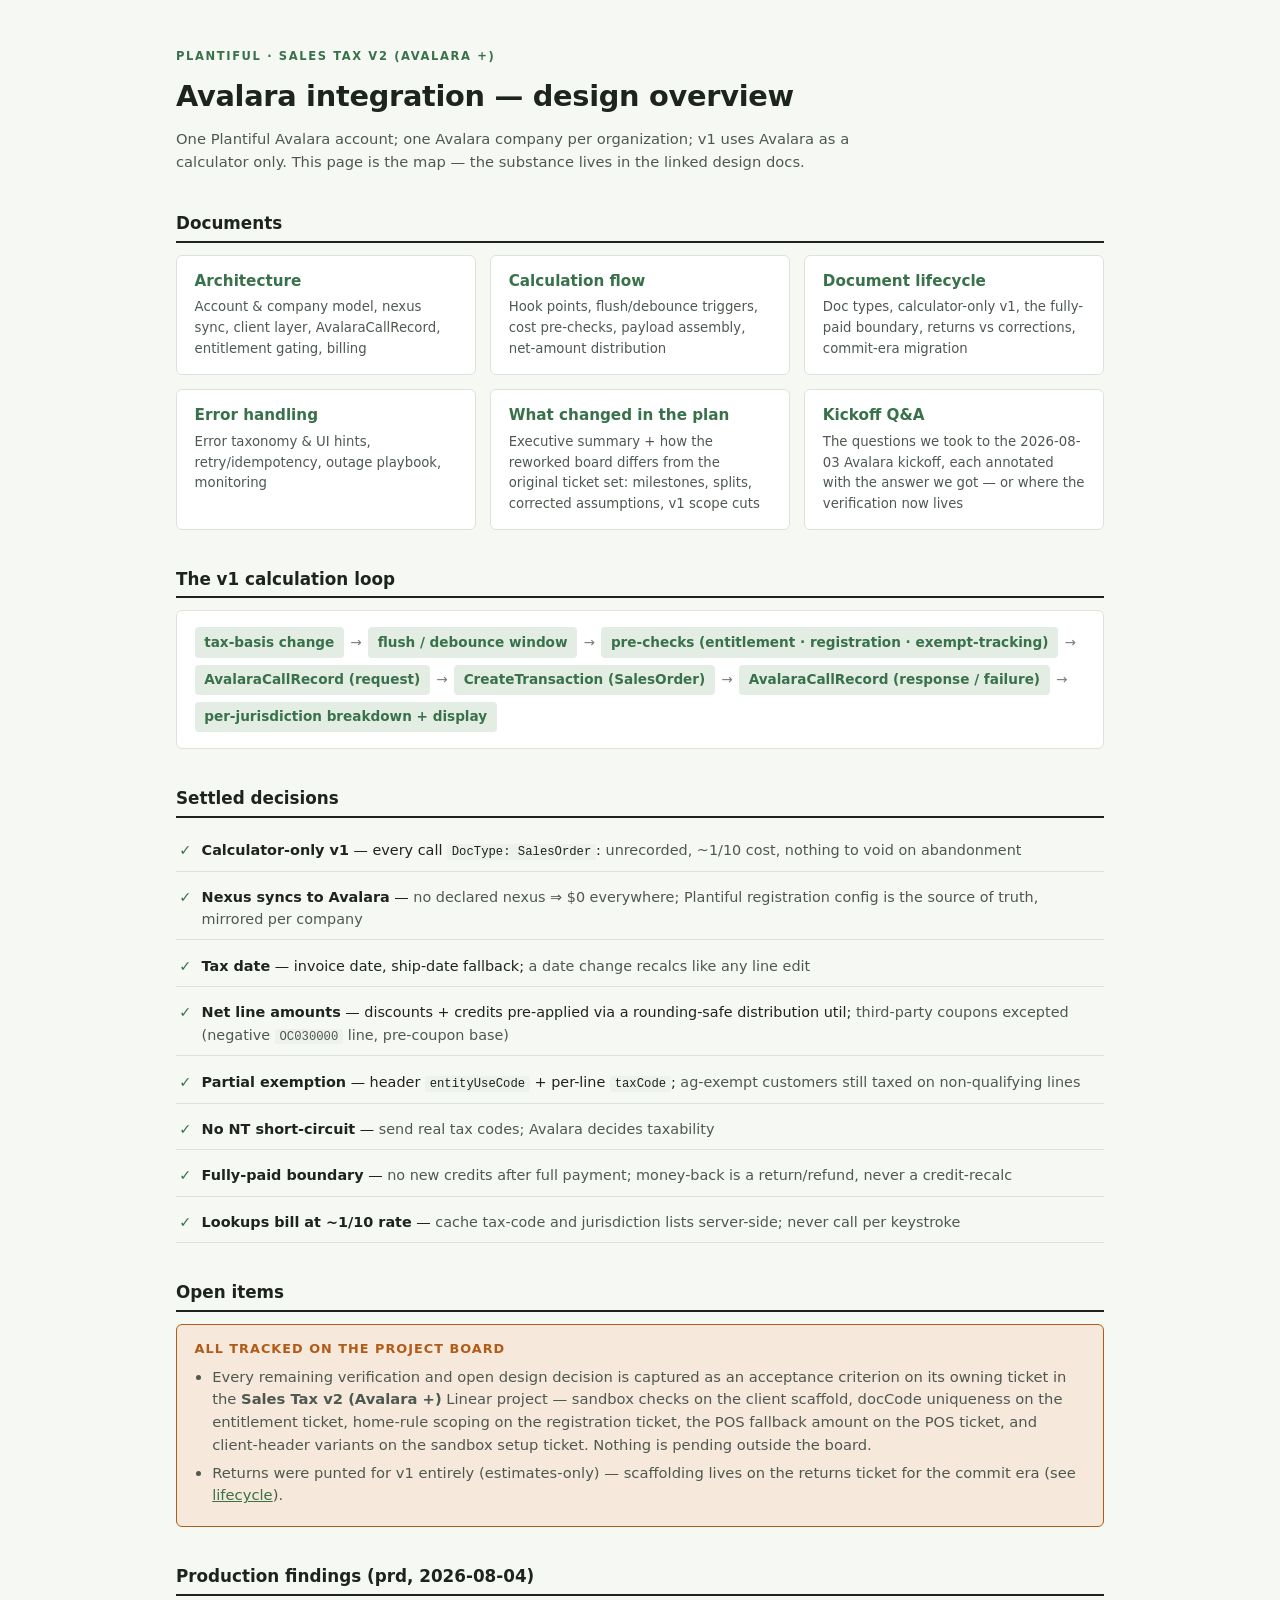
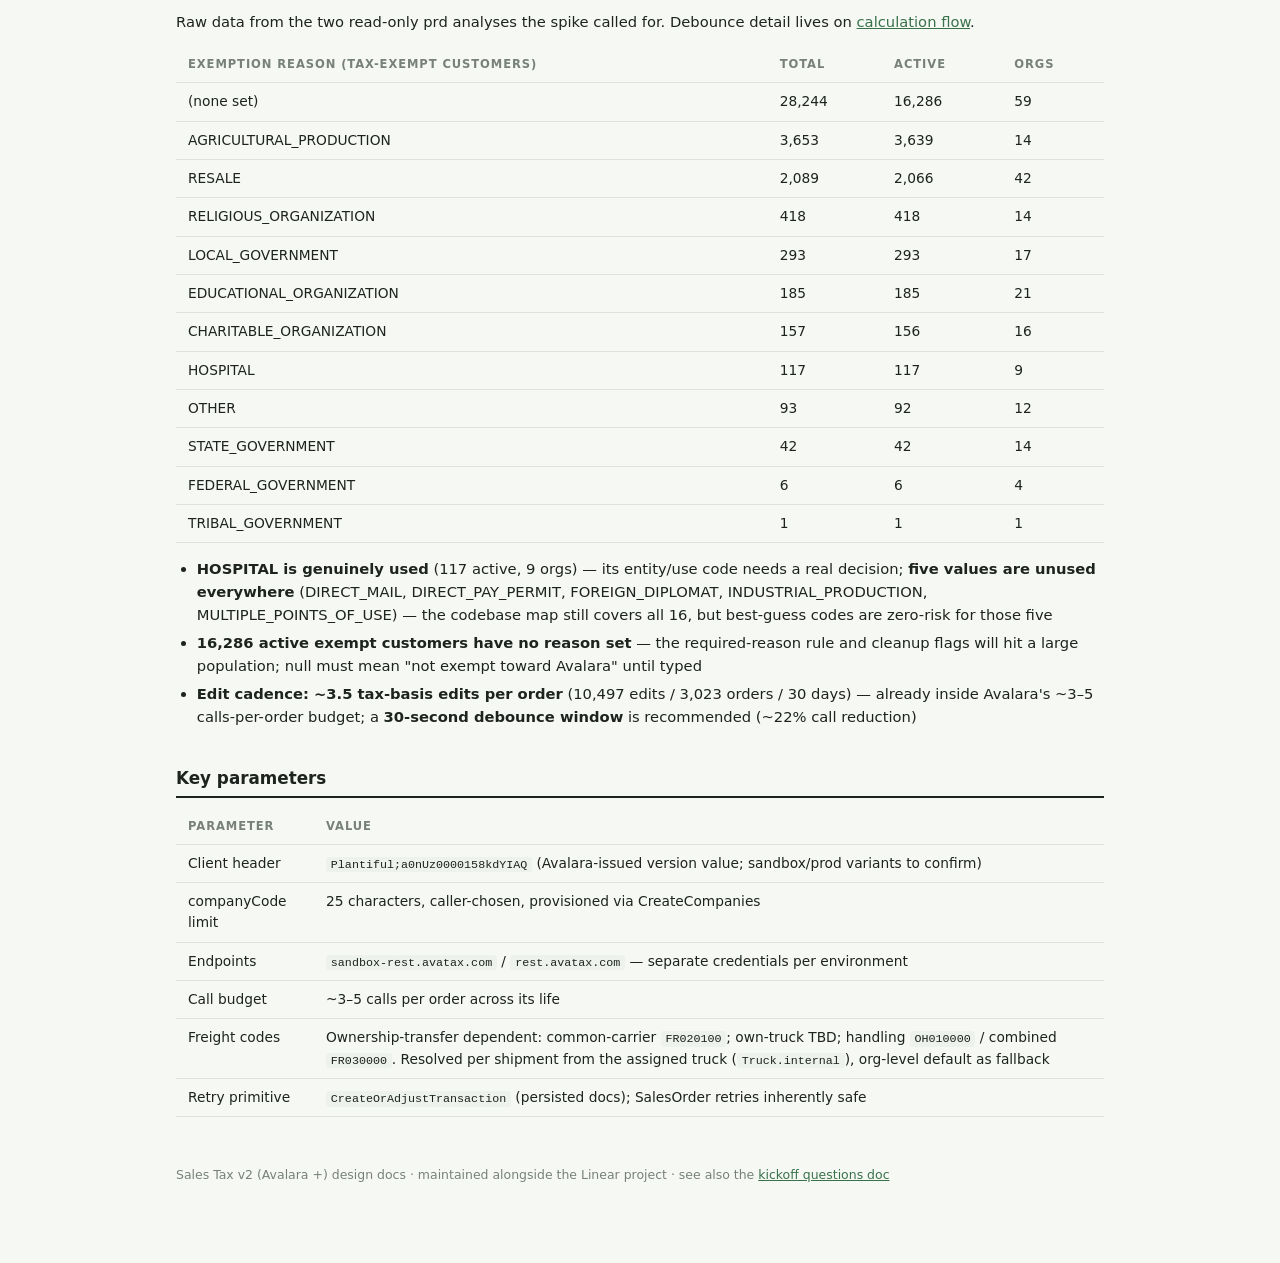
<file: avalara-design/index.html>
<!doctype html>
<html lang="en">
  <head>
    <meta charset="utf-8" />
    <meta name="viewport" content="width=device-width, initial-scale=1" />
    <title>Avalara Sales Tax — Design Overview</title>
    <link rel="stylesheet" href="./style.css" />
  </head>
  <body>
    <div class="wrap">
      <p class="eyebrow">Plantiful · Sales Tax v2 (Avalara +)</p>
      <h1>Avalara integration — design overview</h1>
      <p class="standfirst">
        One Plantiful Avalara account; one Avalara company per organization; v1 uses Avalara as a calculator
        only. This page is the map — the substance lives in the linked design docs.
      </p>

      <h2>Documents</h2>
      <div class="docs">
        <a class="doc-card" href="./architecture.html">
          <p class="t">Architecture</p>
          <p class="d">
            Account &amp; company model, nexus sync, client layer, AvalaraCallRecord, entitlement gating,
            billing
          </p>
        </a>
        <a class="doc-card" href="./calculation-flow.html">
          <p class="t">Calculation flow</p>
          <p class="d">
            Hook points, flush/debounce triggers, cost pre-checks, payload assembly, net-amount distribution
          </p>
        </a>
        <a class="doc-card" href="./lifecycle.html">
          <p class="t">Document lifecycle</p>
          <p class="d">
            Doc types, calculator-only v1, the fully-paid boundary, returns vs corrections, commit-era
            migration
          </p>
        </a>
        <a class="doc-card" href="./error-handling.html">
          <p class="t">Error handling</p>
          <p class="d">Error taxonomy &amp; UI hints, retry/idempotency, outage playbook, monitoring</p>
        </a>
        <a class="doc-card" href="./plan-changes.html">
          <p class="t">What changed in the plan</p>
          <p class="d">
            Executive summary + how the reworked board differs from the original ticket set: milestones,
            splits, corrected assumptions, v1 scope cuts
          </p>
        </a>
        <a class="doc-card" href="../avalara-questions.html">
          <p class="t">Kickoff Q&amp;A</p>
          <p class="d">
            The questions we took to the 2026-08-03 Avalara kickoff, each annotated with the answer we got —
            or where the verification now lives
          </p>
        </a>
      </div>

      <h2>The v1 calculation loop</h2>
      <div class="flow">
        <span class="step">tax-basis change</span><span class="arr">→</span>
        <span class="step">flush / debounce window</span><span class="arr">→</span>
        <span class="step">pre-checks (entitlement · registration · exempt-tracking)</span
        ><span class="arr">→</span> <span class="step">AvalaraCallRecord (request)</span
        ><span class="arr">→</span> <span class="step">CreateTransaction (SalesOrder)</span
        ><span class="arr">→</span> <span class="step">AvalaraCallRecord (response / failure)</span
        ><span class="arr">→</span>
        <span class="step">per-jurisdiction breakdown + display</span>
      </div>

      <h2>Settled decisions</h2>
      <ul class="decisions">
        <li>
          <strong>Calculator-only v1</strong> — every call <code>DocType: SalesOrder</code>:
          <span class="why">unrecorded, ~1/10 cost, nothing to void on abandonment</span>
        </li>
        <li>
          <strong>Nexus syncs to Avalara</strong> —
          <span class="why"
            >no declared nexus ⇒ $0 everywhere; Plantiful registration config is the source of truth, mirrored
            per company</span
          >
        </li>
        <li>
          <strong>Tax date</strong> — invoice date, ship-date fallback;
          <span class="why">a date change recalcs like any line edit</span>
        </li>
        <li>
          <strong>Net line amounts</strong> — discounts + credits pre-applied via a rounding-safe distribution
          util;
          <span class="why"
            >third-party coupons excepted (negative <code>OC030000</code> line, pre-coupon base)</span
          >
        </li>
        <li>
          <strong>Partial exemption</strong> — header <code>entityUseCode</code> + per-line
          <code>taxCode</code>;
          <span class="why">ag-exempt customers still taxed on non-qualifying lines</span>
        </li>
        <li>
          <strong>No NT short-circuit</strong> —
          <span class="why">send real tax codes; Avalara decides taxability</span>
        </li>
        <li>
          <strong>Fully-paid boundary</strong> —
          <span class="why"
            >no new credits after full payment; money-back is a return/refund, never a credit-recalc</span
          >
        </li>
        <li>
          <strong>Lookups bill at ~1/10 rate</strong> —
          <span class="why">cache tax-code and jurisdiction lists server-side; never call per keystroke</span>
        </li>
      </ul>

      <h2>Open items</h2>
      <div class="pending">
        <p class="t">All tracked on the project board</p>
        <ul>
          <li>
            Every remaining verification and open design decision is captured as an acceptance criterion on
            its owning ticket in the <strong>Sales Tax v2 (Avalara +)</strong> Linear project — sandbox
            checks on the client scaffold, docCode uniqueness on the entitlement ticket, home-rule scoping
            on the registration ticket, the POS fallback amount on the POS ticket, and client-header
            variants on the sandbox setup ticket. Nothing is pending outside the board.
          </li>
          <li>
            Returns were punted for v1 entirely (estimates-only) — scaffolding lives on the returns ticket
            for the commit era (see <a href="./lifecycle.html">lifecycle</a>).
          </li>
        </ul>
      </div>

      <h2>Production findings (prd, 2026-08-04)</h2>
      <p>
        Raw data from the two read-only prd analyses the spike called for. Debounce detail lives on
        <a href="./calculation-flow.html">calculation flow</a>.
      </p>
      <div class="scroll">
        <table>
          <tr>
            <th>Exemption reason (tax-exempt customers)</th>
            <th>Total</th>
            <th>Active</th>
            <th>Orgs</th>
          </tr>
          <tr>
            <td>(none set)</td>
            <td>28,244</td>
            <td>16,286</td>
            <td>59</td>
          </tr>
          <tr>
            <td>AGRICULTURAL_PRODUCTION</td>
            <td>3,653</td>
            <td>3,639</td>
            <td>14</td>
          </tr>
          <tr>
            <td>RESALE</td>
            <td>2,089</td>
            <td>2,066</td>
            <td>42</td>
          </tr>
          <tr>
            <td>RELIGIOUS_ORGANIZATION</td>
            <td>418</td>
            <td>418</td>
            <td>14</td>
          </tr>
          <tr>
            <td>LOCAL_GOVERNMENT</td>
            <td>293</td>
            <td>293</td>
            <td>17</td>
          </tr>
          <tr>
            <td>EDUCATIONAL_ORGANIZATION</td>
            <td>185</td>
            <td>185</td>
            <td>21</td>
          </tr>
          <tr>
            <td>CHARITABLE_ORGANIZATION</td>
            <td>157</td>
            <td>156</td>
            <td>16</td>
          </tr>
          <tr>
            <td>HOSPITAL</td>
            <td>117</td>
            <td>117</td>
            <td>9</td>
          </tr>
          <tr>
            <td>OTHER</td>
            <td>93</td>
            <td>92</td>
            <td>12</td>
          </tr>
          <tr>
            <td>STATE_GOVERNMENT</td>
            <td>42</td>
            <td>42</td>
            <td>14</td>
          </tr>
          <tr>
            <td>FEDERAL_GOVERNMENT</td>
            <td>6</td>
            <td>6</td>
            <td>4</td>
          </tr>
          <tr>
            <td>TRIBAL_GOVERNMENT</td>
            <td>1</td>
            <td>1</td>
            <td>1</td>
          </tr>
        </table>
      </div>
      <ul>
        <li>
          <strong>HOSPITAL is genuinely used</strong> (117 active, 9 orgs) — its entity/use code needs a
          real decision; <strong>five values are unused everywhere</strong> (DIRECT_MAIL, DIRECT_PAY_PERMIT,
          FOREIGN_DIPLOMAT, INDUSTRIAL_PRODUCTION, MULTIPLE_POINTS_OF_USE) — the codebase map still covers
          all 16, but best-guess codes are zero-risk for those five
        </li>
        <li>
          <strong>16,286 active exempt customers have no reason set</strong> — the required-reason rule and
          cleanup flags will hit a large population; null must mean "not exempt toward Avalara" until typed
        </li>
        <li>
          <strong>Edit cadence: ~3.5 tax-basis edits per order</strong> (10,497 edits / 3,023 orders /
          30 days) — already inside Avalara's ~3–5 calls-per-order budget; a
          <strong>30-second debounce window</strong> is recommended (~22% call reduction)
        </li>
      </ul>

      <h2>Key parameters</h2>
      <div class="scroll">
        <table>
          <tr>
            <th>Parameter</th>
            <th>Value</th>
          </tr>
          <tr>
            <td>Client header</td>
            <td>
              <code>Plantiful;a0nUz0000158kdYIAQ</code> (Avalara-issued version value; sandbox/prod variants
              to confirm)
            </td>
          </tr>
          <tr>
            <td>companyCode limit</td>
            <td>25 characters, caller-chosen, provisioned via CreateCompanies</td>
          </tr>
          <tr>
            <td>Endpoints</td>
            <td>
              <code>sandbox-rest.avatax.com</code> / <code>rest.avatax.com</code> — separate credentials per
              environment
            </td>
          </tr>
          <tr>
            <td>Call budget</td>
            <td>~3–5 calls per order across its life</td>
          </tr>
          <tr>
            <td>Freight codes</td>
            <td>
              Ownership-transfer dependent: common-carrier <code>FR020100</code>; own-truck TBD; handling
              <code>OH010000</code> / combined <code>FR030000</code>. Resolved per shipment from the
              assigned truck (<code>Truck.internal</code>), org-level default as fallback
            </td>
          </tr>
          <tr>
            <td>Retry primitive</td>
            <td>
              <code>CreateOrAdjustTransaction</code> (persisted docs); SalesOrder retries inherently safe
            </td>
          </tr>
        </table>
      </div>

      <footer>
        Sales Tax v2 (Avalara +) design docs · maintained alongside the Linear project · see also the
        <a href="../avalara-questions.html">kickoff questions doc</a>
      </footer>
    </div>
  </body>
</html>
</file>
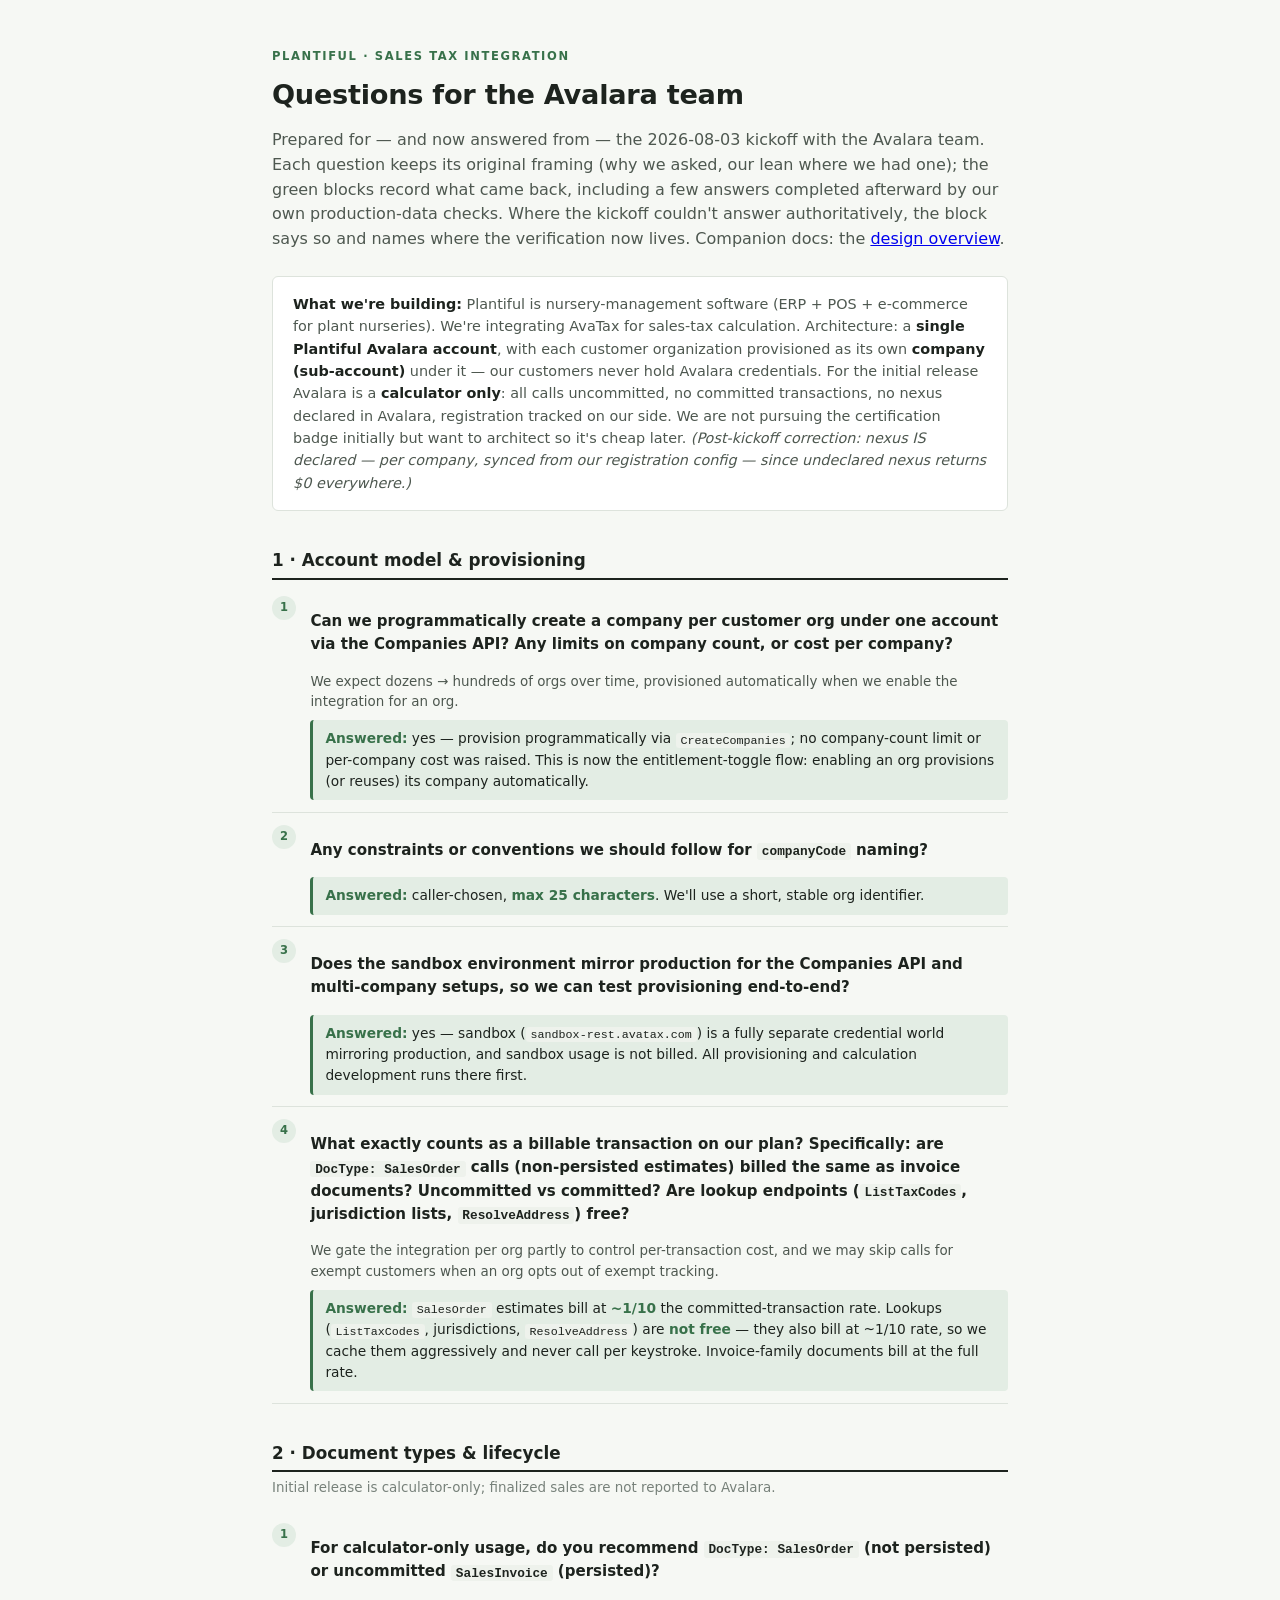
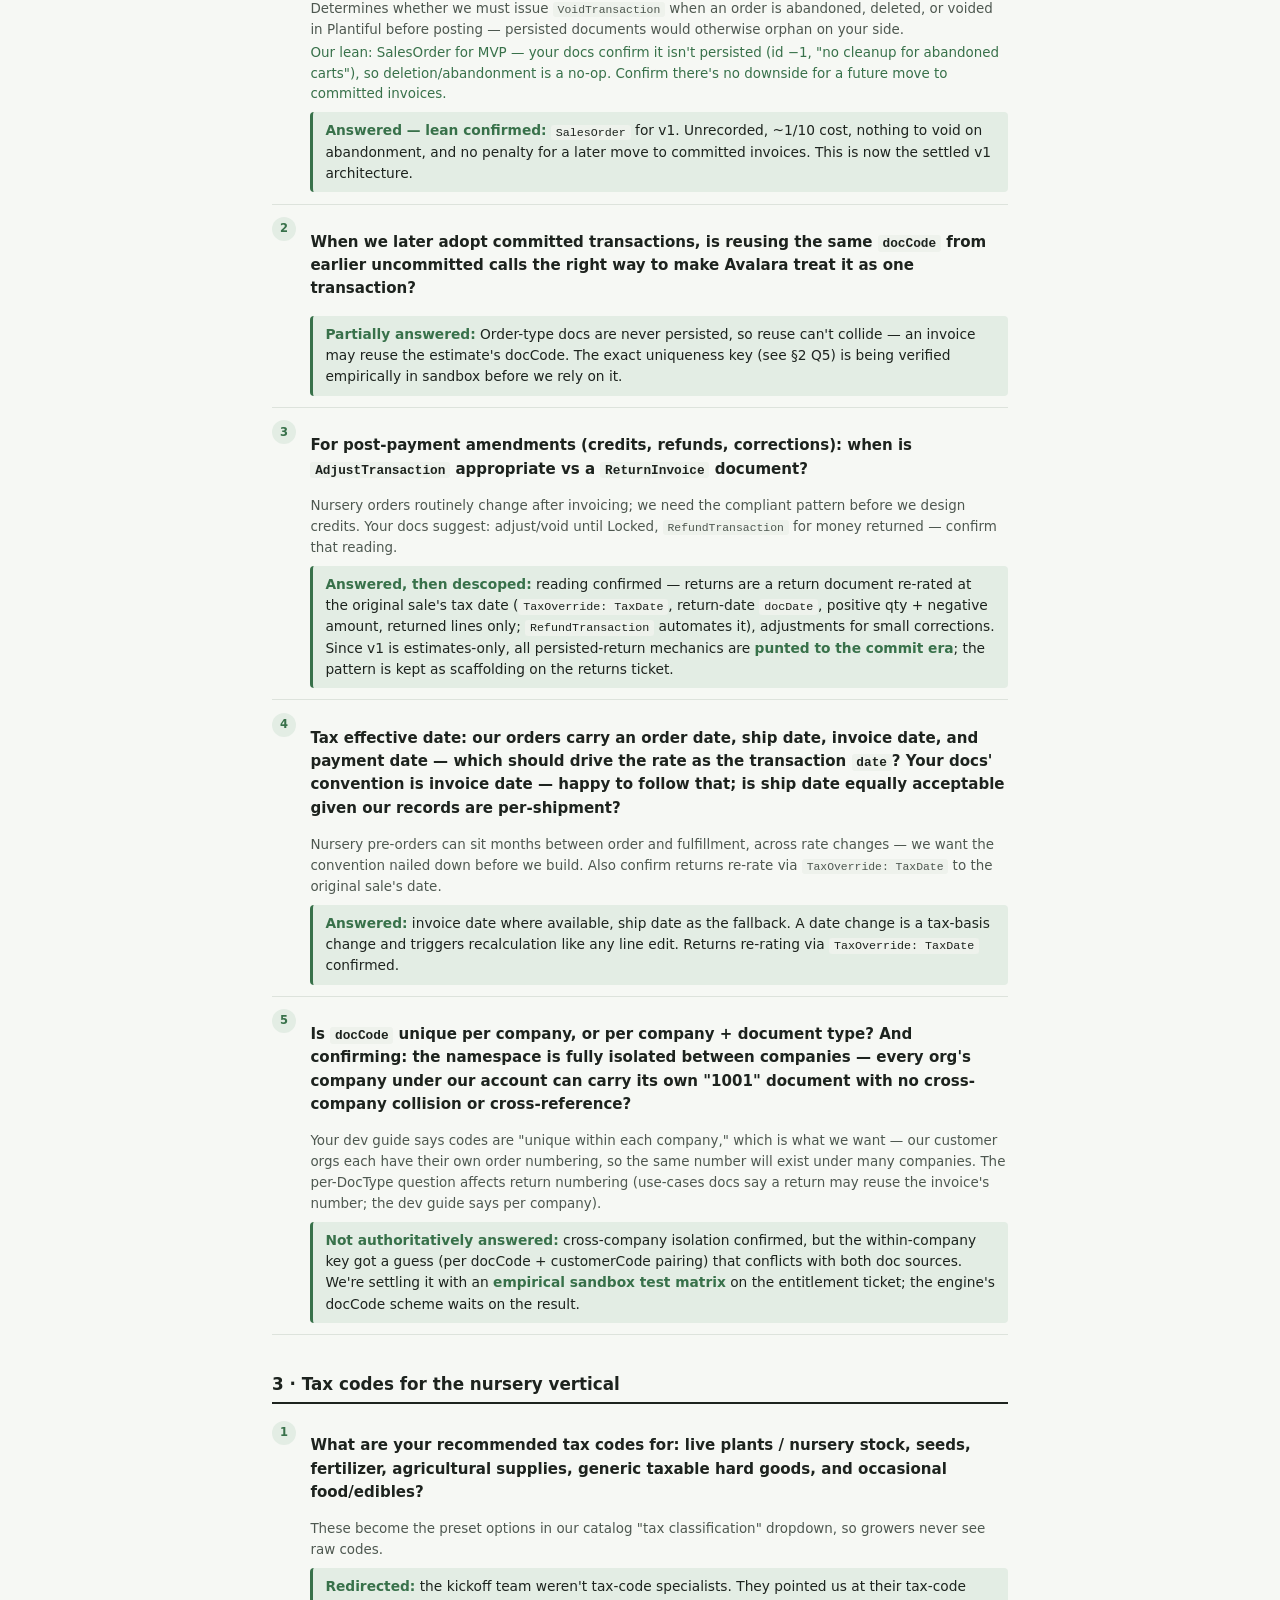
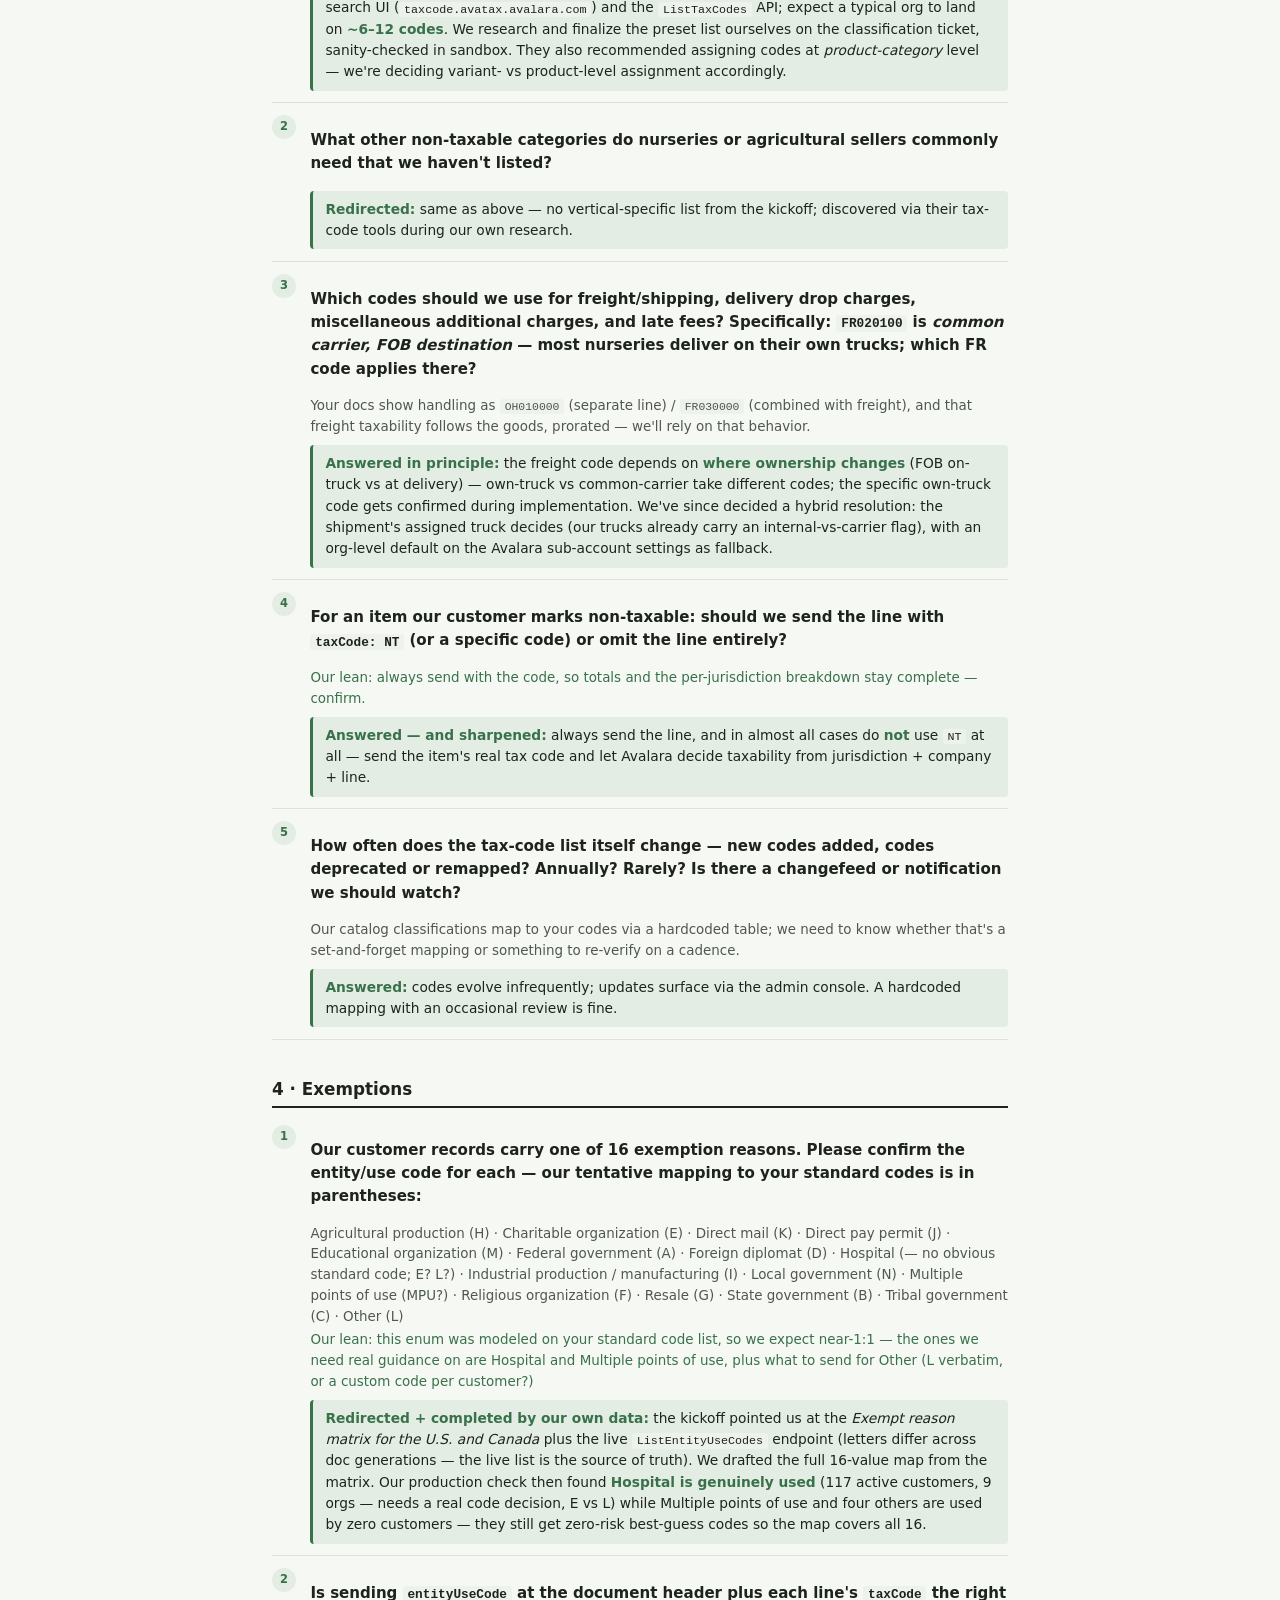
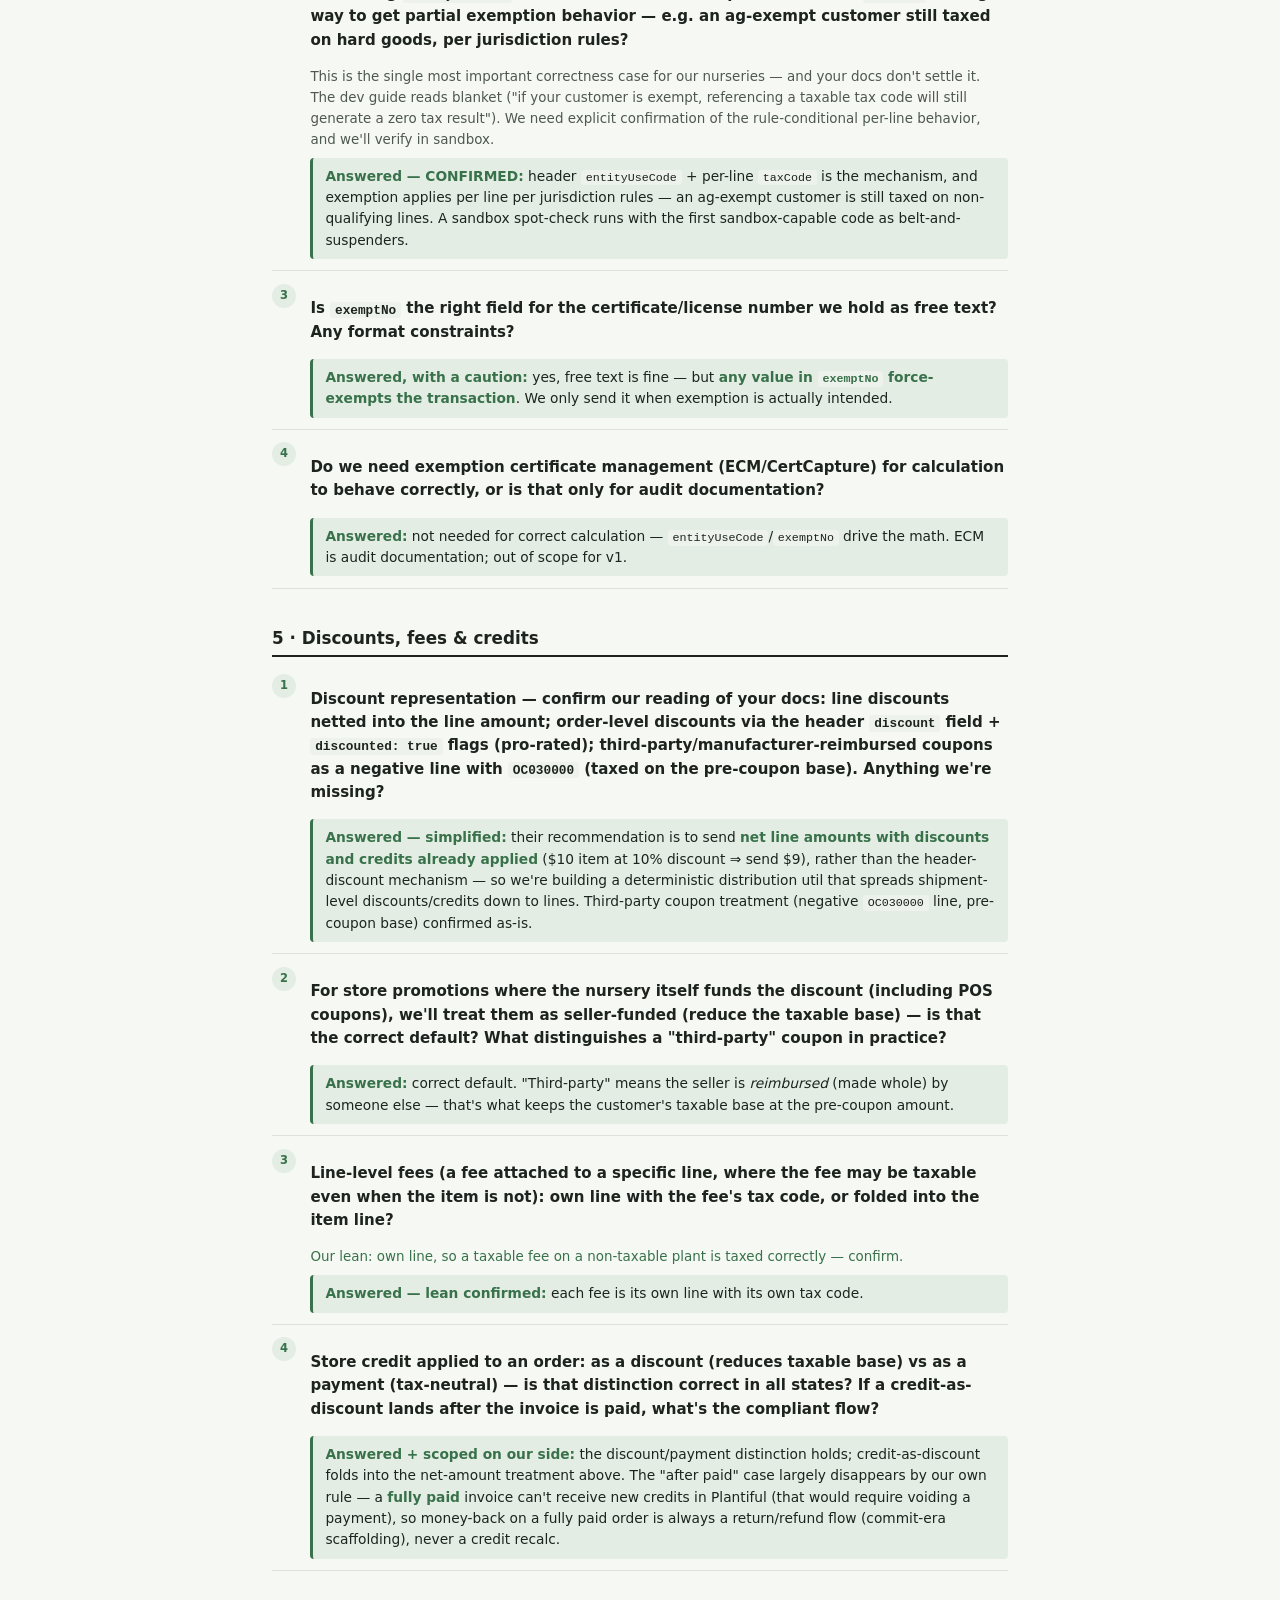
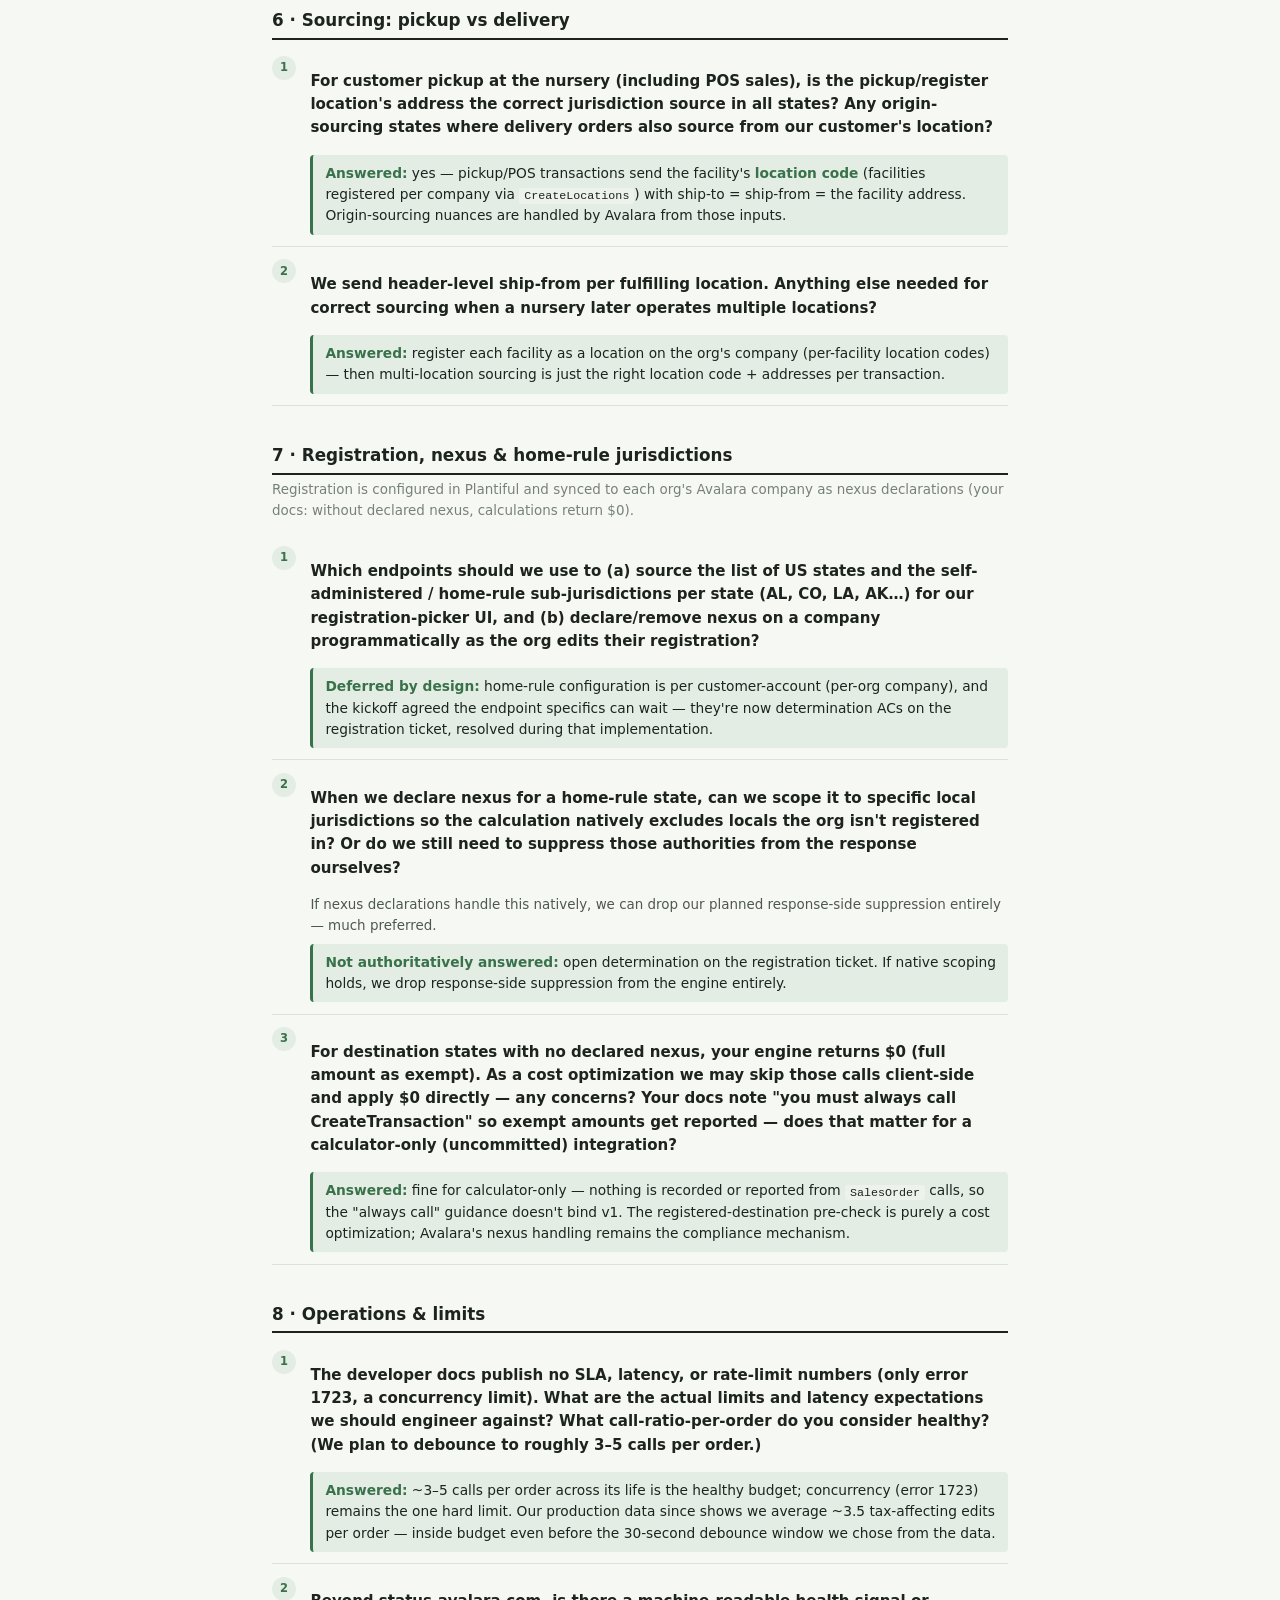
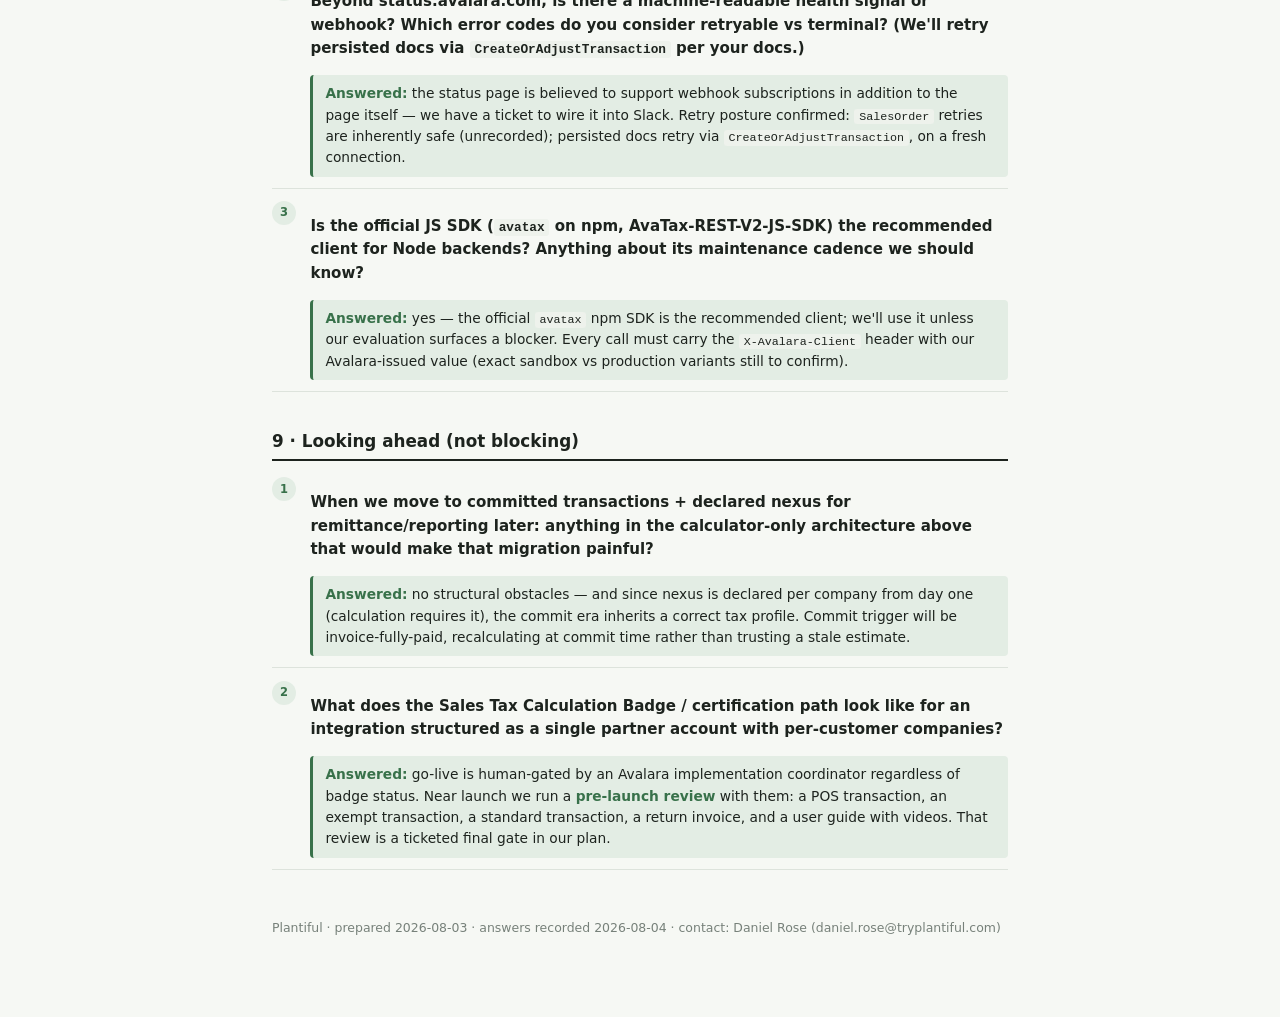
<file: avalara-questions.html>
<!doctype html>
<html lang="en">
<head>
<meta charset="utf-8">
<meta name="viewport" content="width=device-width, initial-scale=1">
<title>Plantiful × Avalara — Integration Questions</title>
<style>
  :root {
    --ground: #f6f8f4;
    --panel: #ffffff;
    --ink: #1d231e;
    --ink-soft: #4e5850;
    --ink-faint: #77817a;
    --line: #dde3dc;
    --accent: #38714a;
    --accent-soft: #e3ede4;
    --mono-bg: #eef2ec;
  }
  @media (prefers-color-scheme: dark) {
    :root {
      --ground: #141815; --panel: #1b211c; --ink: #e4eae2; --ink-soft: #a8b2a9;
      --ink-faint: #79847b; --line: #2c352d; --accent: #6fae83; --accent-soft: #23331f; --mono-bg: #232b24;
    }
  }
  :root[data-theme="dark"] {
    --ground: #141815; --panel: #1b211c; --ink: #e4eae2; --ink-soft: #a8b2a9;
    --ink-faint: #79847b; --line: #2c352d; --accent: #6fae83; --accent-soft: #23331f; --mono-bg: #232b24;
  }
  :root[data-theme="light"] {
    --ground: #f6f8f4; --panel: #ffffff; --ink: #1d231e; --ink-soft: #4e5850;
    --ink-faint: #77817a; --line: #dde3dc; --accent: #38714a; --accent-soft: #e3ede4; --mono-bg: #eef2ec;
  }
  body {
    background: var(--ground); color: var(--ink);
    font-family: "Avenir Next", "Segoe UI", system-ui, sans-serif;
    line-height: 1.55; margin: 0; padding: 3rem 1.25rem 5rem;
  }
  .wrap { max-width: 46rem; margin: 0 auto; }
  .eyebrow {
    text-transform: uppercase; letter-spacing: 0.14em; font-size: 0.72rem;
    font-weight: 600; color: var(--accent); margin: 0 0 0.5rem;
  }
  h1 { font-size: 1.7rem; font-weight: 700; letter-spacing: -0.01em; margin: 0 0 0.75rem; text-wrap: balance; }
  .standfirst { color: var(--ink-soft); margin: 0 0 0.75rem; }
  .context {
    background: var(--panel); border: 1px solid var(--line); border-radius: 6px;
    padding: 1rem 1.25rem; margin: 1.5rem 0 2.25rem; font-size: 0.9rem; color: var(--ink-soft);
  }
  .context strong { color: var(--ink); }
  h2 {
    font-size: 1.05rem; font-weight: 700; margin: 2.25rem 0 0.25rem;
    border-bottom: 2px solid var(--ink); padding-bottom: 0.3rem;
  }
  .sec-note { font-size: 0.84rem; color: var(--ink-faint); margin: 0.35rem 0 0.75rem; }
  ol.qs { margin: 0; padding: 0; list-style: none; counter-reset: q; }
  ol.qs > li {
    counter-increment: q; position: relative;
    padding: 0.7rem 0 0.7rem 2.4rem; border-bottom: 1px solid var(--line);
  }
  ol.qs > li::before {
    content: counter(q);
    position: absolute; left: 0; top: 0.78rem;
    width: 1.5rem; height: 1.5rem; border-radius: 50%;
    background: var(--accent-soft); color: var(--accent);
    font-size: 0.72rem; font-weight: 700;
    display: flex; align-items: center; justify-content: center;
  }
  .q { font-weight: 600; font-size: 0.94rem; }
  .why { font-size: 0.84rem; color: var(--ink-soft); margin: 0.15rem 0 0; }
  .lean { font-size: 0.84rem; color: var(--accent); margin: 0.15rem 0 0; font-weight: 500; }
  .ans {
    font-size: 0.86rem; margin: 0.45rem 0 0; padding: 0.5rem 0.75rem;
    background: var(--accent-soft); border-left: 3px solid var(--accent); border-radius: 4px;
  }
  .ans strong { color: var(--accent); }
  code {
    font-family: "SF Mono", ui-monospace, Menlo, monospace; font-size: 0.85em;
    background: var(--mono-bg); padding: 0.05rem 0.3rem; border-radius: 3px;
  }
  footer { margin-top: 3rem; font-size: 0.78rem; color: var(--ink-faint); }
</style>
</head>
<body>

<div class="wrap">
  <p class="eyebrow">Plantiful · Sales Tax Integration</p>
  <h1>Questions for the Avalara team</h1>
  <p class="standfirst">Prepared for — and now answered from — the 2026-08-03 kickoff with the Avalara team. Each question keeps its original framing (why we asked, our lean where we had one); the green blocks record what came back, including a few answers completed afterward by our own production-data checks. Where the kickoff couldn't answer authoritatively, the block says so and names where the verification now lives. Companion docs: the <a href="./avalara-design/index.html">design overview</a>.</p>

  <div class="context">
    <strong>What we're building:</strong> Plantiful is nursery-management software (ERP + POS + e-commerce for plant nurseries). We're integrating AvaTax for sales-tax calculation. Architecture: a <strong>single Plantiful Avalara account</strong>, with each customer organization provisioned as its own <strong>company (sub-account)</strong> under it — our customers never hold Avalara credentials. For the initial release Avalara is a <strong>calculator only</strong>: all calls uncommitted, no committed transactions, no nexus declared in Avalara, registration tracked on our side. We are not pursuing the certification badge initially but want to architect so it's cheap later. <em>(Post-kickoff correction: nexus IS declared — per company, synced from our registration config — since undeclared nexus returns $0 everywhere.)</em>
  </div>

  <h2>1 · Account model & provisioning</h2>
  <ol class="qs">
    <li>
      <p class="q">Can we programmatically create a company per customer org under one account via the Companies API? Any limits on company count, or cost per company?</p>
      <p class="why">We expect dozens → hundreds of orgs over time, provisioned automatically when we enable the integration for an org.</p>
      <p class="ans"><strong>Answered:</strong> yes — provision programmatically via <code>CreateCompanies</code>; no company-count limit or per-company cost was raised. This is now the entitlement-toggle flow: enabling an org provisions (or reuses) its company automatically.</p>
    </li>
    <li>
      <p class="q">Any constraints or conventions we should follow for <code>companyCode</code> naming?</p>
      <p class="ans"><strong>Answered:</strong> caller-chosen, <strong>max 25 characters</strong>. We'll use a short, stable org identifier.</p>
    </li>
    <li>
      <p class="q">Does the sandbox environment mirror production for the Companies API and multi-company setups, so we can test provisioning end-to-end?</p>
      <p class="ans"><strong>Answered:</strong> yes — sandbox (<code>sandbox-rest.avatax.com</code>) is a fully separate credential world mirroring production, and sandbox usage is not billed. All provisioning and calculation development runs there first.</p>
    </li>
    <li>
      <p class="q">What exactly counts as a billable transaction on our plan? Specifically: are <code>DocType: SalesOrder</code> calls (non-persisted estimates) billed the same as invoice documents? Uncommitted vs committed? Are lookup endpoints (<code>ListTaxCodes</code>, jurisdiction lists, <code>ResolveAddress</code>) free?</p>
      <p class="why">We gate the integration per org partly to control per-transaction cost, and we may skip calls for exempt customers when an org opts out of exempt tracking.</p>
      <p class="ans"><strong>Answered:</strong> <code>SalesOrder</code> estimates bill at <strong>~1/10</strong> the committed-transaction rate. Lookups (<code>ListTaxCodes</code>, jurisdictions, <code>ResolveAddress</code>) are <strong>not free</strong> — they also bill at ~1/10 rate, so we cache them aggressively and never call per keystroke. Invoice-family documents bill at the full rate.</p>
    </li>
  </ol>

  <h2>2 · Document types & lifecycle</h2>
  <p class="sec-note">Initial release is calculator-only; finalized sales are not reported to Avalara.</p>
  <ol class="qs">
    <li>
      <p class="q">For calculator-only usage, do you recommend <code>DocType: SalesOrder</code> (not persisted) or uncommitted <code>SalesInvoice</code> (persisted)?</p>
      <p class="why">Determines whether we must issue <code>VoidTransaction</code> when an order is abandoned, deleted, or voided in Plantiful before posting — persisted documents would otherwise orphan on your side.</p>
      <p class="lean">Our lean: SalesOrder for MVP — your docs confirm it isn't persisted (id −1, "no cleanup for abandoned carts"), so deletion/abandonment is a no-op. Confirm there's no downside for a future move to committed invoices.</p>
      <p class="ans"><strong>Answered — lean confirmed:</strong> <code>SalesOrder</code> for v1. Unrecorded, ~1/10 cost, nothing to void on abandonment, and no penalty for a later move to committed invoices. This is now the settled v1 architecture.</p>
    </li>
    <li>
      <p class="q">When we later adopt committed transactions, is reusing the same <code>docCode</code> from earlier uncommitted calls the right way to make Avalara treat it as one transaction?</p>
      <p class="ans"><strong>Partially answered:</strong> Order-type docs are never persisted, so reuse can't collide — an invoice may reuse the estimate's docCode. The exact uniqueness key (see §2 Q5) is being verified empirically in sandbox before we rely on it.</p>
    </li>
    <li>
      <p class="q">For post-payment amendments (credits, refunds, corrections): when is <code>AdjustTransaction</code> appropriate vs a <code>ReturnInvoice</code> document?</p>
      <p class="why">Nursery orders routinely change after invoicing; we need the compliant pattern before we design credits. Your docs suggest: adjust/void until Locked, <code>RefundTransaction</code> for money returned — confirm that reading.</p>
      <p class="ans"><strong>Answered, then descoped:</strong> reading confirmed — returns are a return document re-rated at the original sale's tax date (<code>TaxOverride: TaxDate</code>, return-date <code>docDate</code>, positive qty + negative amount, returned lines only; <code>RefundTransaction</code> automates it), adjustments for small corrections. Since v1 is estimates-only, all persisted-return mechanics are <strong>punted to the commit era</strong>; the pattern is kept as scaffolding on the returns ticket.</p>
    </li>
    <li>
      <p class="q">Tax effective date: our orders carry an order date, ship date, invoice date, and payment date — which should drive the rate as the transaction <code>date</code>? Your docs' convention is invoice date — happy to follow that; is ship date equally acceptable given our records are per-shipment?</p>
      <p class="why">Nursery pre-orders can sit months between order and fulfillment, across rate changes — we want the convention nailed down before we build. Also confirm returns re-rate via <code>TaxOverride: TaxDate</code> to the original sale's date.</p>
      <p class="ans"><strong>Answered:</strong> invoice date where available, ship date as the fallback. A date change is a tax-basis change and triggers recalculation like any line edit. Returns re-rating via <code>TaxOverride: TaxDate</code> confirmed.</p>
    </li>
    <li>
      <p class="q">Is <code>docCode</code> unique per company, or per company + document type? And confirming: the namespace is fully isolated between companies — every org's company under our account can carry its own "1001" document with no cross-company collision or cross-reference?</p>
      <p class="why">Your dev guide says codes are "unique within each company," which is what we want — our customer orgs each have their own order numbering, so the same number will exist under many companies. The per-DocType question affects return numbering (use-cases docs say a return may reuse the invoice's number; the dev guide says per company).</p>
      <p class="ans"><strong>Not authoritatively answered:</strong> cross-company isolation confirmed, but the within-company key got a guess (per docCode + customerCode pairing) that conflicts with both doc sources. We're settling it with an <strong>empirical sandbox test matrix</strong> on the entitlement ticket; the engine's docCode scheme waits on the result.</p>
    </li>
  </ol>

  <h2>3 · Tax codes for the nursery vertical</h2>
  <ol class="qs">
    <li>
      <p class="q">What are your recommended tax codes for: live plants / nursery stock, seeds, fertilizer, agricultural supplies, generic taxable hard goods, and occasional food/edibles?</p>
      <p class="why">These become the preset options in our catalog "tax classification" dropdown, so growers never see raw codes.</p>
      <p class="ans"><strong>Redirected:</strong> the kickoff team weren't tax-code specialists. They pointed us at their tax-code search UI (<code>taxcode.avatax.avalara.com</code>) and the <code>ListTaxCodes</code> API; expect a typical org to land on <strong>~6–12 codes</strong>. We research and finalize the preset list ourselves on the classification ticket, sanity-checked in sandbox. They also recommended assigning codes at <em>product-category</em> level — we're deciding variant- vs product-level assignment accordingly.</p>
    </li>
    <li>
      <p class="q">What other non-taxable categories do nurseries or agricultural sellers commonly need that we haven't listed?</p>
      <p class="ans"><strong>Redirected:</strong> same as above — no vertical-specific list from the kickoff; discovered via their tax-code tools during our own research.</p>
    </li>
    <li>
      <p class="q">Which codes should we use for freight/shipping, delivery drop charges, miscellaneous additional charges, and late fees? Specifically: <code>FR020100</code> is <em>common carrier, FOB destination</em> — most nurseries deliver on their <strong>own trucks</strong>; which FR code applies there?</p>
      <p class="why">Your docs show handling as <code>OH010000</code> (separate line) / <code>FR030000</code> (combined with freight), and that freight taxability follows the goods, prorated — we'll rely on that behavior.</p>
      <p class="ans"><strong>Answered in principle:</strong> the freight code depends on <strong>where ownership changes</strong> (FOB on-truck vs at delivery) — own-truck vs common-carrier take different codes; the specific own-truck code gets confirmed during implementation. We've since decided a hybrid resolution: the shipment's assigned truck decides (our trucks already carry an internal-vs-carrier flag), with an org-level default on the Avalara sub-account settings as fallback.</p>
    </li>
    <li>
      <p class="q">For an item our customer marks non-taxable: should we send the line with <code>taxCode: NT</code> (or a specific code) or omit the line entirely?</p>
      <p class="lean">Our lean: always send with the code, so totals and the per-jurisdiction breakdown stay complete — confirm.</p>
      <p class="ans"><strong>Answered — and sharpened:</strong> always send the line, and in almost all cases do <strong>not</strong> use <code>NT</code> at all — send the item's real tax code and let Avalara decide taxability from jurisdiction + company + line.</p>
    </li>
    <li>
      <p class="q">How often does the tax-code list itself change — new codes added, codes deprecated or remapped? Annually? Rarely? Is there a changefeed or notification we should watch?</p>
      <p class="why">Our catalog classifications map to your codes via a hardcoded table; we need to know whether that's a set-and-forget mapping or something to re-verify on a cadence.</p>
      <p class="ans"><strong>Answered:</strong> codes evolve infrequently; updates surface via the admin console. A hardcoded mapping with an occasional review is fine.</p>
    </li>
  </ol>

  <h2>4 · Exemptions</h2>
  <ol class="qs">
    <li>
      <p class="q">Our customer records carry one of 16 exemption reasons. Please confirm the entity/use code for each — our tentative mapping to your standard codes is in parentheses:</p>
      <p class="why">
        Agricultural production (H) ·
        Charitable organization (E) ·
        Direct mail (K) ·
        Direct pay permit (J) ·
        Educational organization (M) ·
        Federal government (A) ·
        Foreign diplomat (D) ·
        Hospital (— no obvious standard code; E? L?) ·
        Industrial production / manufacturing (I) ·
        Local government (N) ·
        Multiple points of use (MPU?) ·
        Religious organization (F) ·
        Resale (G) ·
        State government (B) ·
        Tribal government (C) ·
        Other (L)
      </p>
      <p class="lean">Our lean: this enum was modeled on your standard code list, so we expect near-1:1 — the ones we need real guidance on are Hospital and Multiple points of use, plus what to send for Other (L verbatim, or a custom code per customer?)</p>
      <p class="ans"><strong>Redirected + completed by our own data:</strong> the kickoff pointed us at the <em>Exempt reason matrix for the U.S. and Canada</em> plus the live <code>ListEntityUseCodes</code> endpoint (letters differ across doc generations — the live list is the source of truth). We drafted the full 16-value map from the matrix. Our production check then found <strong>Hospital is genuinely used</strong> (117 active customers, 9 orgs — needs a real code decision, E vs L) while Multiple points of use and four others are used by zero customers — they still get zero-risk best-guess codes so the map covers all 16.</p>
    </li>
    <li>
      <p class="q">Is sending <code>entityUseCode</code> at the document header plus each line's <code>taxCode</code> the right way to get partial exemption behavior — e.g. an ag-exempt customer still taxed on hard goods, per jurisdiction rules?</p>
      <p class="why">This is the single most important correctness case for our nurseries — and your docs don't settle it. The dev guide reads blanket ("if your customer is exempt, referencing a taxable tax code will still generate a zero tax result"). We need explicit confirmation of the rule-conditional per-line behavior, and we'll verify in sandbox.</p>
      <p class="ans"><strong>Answered — CONFIRMED:</strong> header <code>entityUseCode</code> + per-line <code>taxCode</code> is the mechanism, and exemption applies per line per jurisdiction rules — an ag-exempt customer is still taxed on non-qualifying lines. A sandbox spot-check runs with the first sandbox-capable code as belt-and-suspenders.</p>
    </li>
    <li>
      <p class="q">Is <code>exemptNo</code> the right field for the certificate/license number we hold as free text? Any format constraints?</p>
      <p class="ans"><strong>Answered, with a caution:</strong> yes, free text is fine — but <strong>any value in <code>exemptNo</code> force-exempts the transaction</strong>. We only send it when exemption is actually intended.</p>
    </li>
    <li>
      <p class="q">Do we need exemption certificate management (ECM/CertCapture) for calculation to behave correctly, or is that only for audit documentation?</p>
      <p class="ans"><strong>Answered:</strong> not needed for correct calculation — <code>entityUseCode</code>/<code>exemptNo</code> drive the math. ECM is audit documentation; out of scope for v1.</p>
    </li>
  </ol>

  <h2>5 · Discounts, fees & credits</h2>
  <ol class="qs">
    <li>
      <p class="q">Discount representation — confirm our reading of your docs: line discounts netted into the line amount; order-level discounts via the header <code>discount</code> field + <code>discounted: true</code> flags (pro-rated); third-party/manufacturer-reimbursed coupons as a negative line with <code>OC030000</code> (taxed on the pre-coupon base). Anything we're missing?</p>
      <p class="ans"><strong>Answered — simplified:</strong> their recommendation is to send <strong>net line amounts with discounts and credits already applied</strong> ($10 item at 10% discount ⇒ send $9), rather than the header-discount mechanism — so we're building a deterministic distribution util that spreads shipment-level discounts/credits down to lines. Third-party coupon treatment (negative <code>OC030000</code> line, pre-coupon base) confirmed as-is.</p>
    </li>
    <li>
      <p class="q">For store promotions where the nursery itself funds the discount (including POS coupons), we'll treat them as seller-funded (reduce the taxable base) — is that the correct default? What distinguishes a "third-party" coupon in practice?</p>
      <p class="ans"><strong>Answered:</strong> correct default. "Third-party" means the seller is <em>reimbursed</em> (made whole) by someone else — that's what keeps the customer's taxable base at the pre-coupon amount.</p>
    </li>
    <li>
      <p class="q">Line-level fees (a fee attached to a specific line, where the fee may be taxable even when the item is not): own line with the fee's tax code, or folded into the item line?</p>
      <p class="lean">Our lean: own line, so a taxable fee on a non-taxable plant is taxed correctly — confirm.</p>
      <p class="ans"><strong>Answered — lean confirmed:</strong> each fee is its own line with its own tax code.</p>
    </li>
    <li>
      <p class="q">Store credit applied to an order: as a discount (reduces taxable base) vs as a payment (tax-neutral) — is that distinction correct in all states? If a credit-as-discount lands after the invoice is paid, what's the compliant flow?</p>
      <p class="ans"><strong>Answered + scoped on our side:</strong> the discount/payment distinction holds; credit-as-discount folds into the net-amount treatment above. The "after paid" case largely disappears by our own rule — a <strong>fully paid</strong> invoice can't receive new credits in Plantiful (that would require voiding a payment), so money-back on a fully paid order is always a return/refund flow (commit-era scaffolding), never a credit recalc.</p>
    </li>
  </ol>

  <h2>6 · Sourcing: pickup vs delivery</h2>
  <ol class="qs">
    <li>
      <p class="q">For customer pickup at the nursery (including POS sales), is the pickup/register location's address the correct jurisdiction source in all states? Any origin-sourcing states where delivery orders also source from our customer's location?</p>
      <p class="ans"><strong>Answered:</strong> yes — pickup/POS transactions send the facility's <strong>location code</strong> (facilities registered per company via <code>CreateLocations</code>) with ship-to = ship-from = the facility address. Origin-sourcing nuances are handled by Avalara from those inputs.</p>
    </li>
    <li>
      <p class="q">We send header-level ship-from per fulfilling location. Anything else needed for correct sourcing when a nursery later operates multiple locations?</p>
      <p class="ans"><strong>Answered:</strong> register each facility as a location on the org's company (per-facility location codes) — then multi-location sourcing is just the right location code + addresses per transaction.</p>
    </li>
  </ol>

  <h2>7 · Registration, nexus &amp; home-rule jurisdictions</h2>
  <p class="sec-note">Registration is configured in Plantiful and synced to each org's Avalara company as nexus declarations (your docs: without declared nexus, calculations return $0).</p>
  <ol class="qs">
    <li>
      <p class="q">Which endpoints should we use to (a) source the list of US states and the self-administered / home-rule sub-jurisdictions per state (AL, CO, LA, AK…) for our registration-picker UI, and (b) declare/remove nexus on a company programmatically as the org edits their registration?</p>
      <p class="ans"><strong>Deferred by design:</strong> home-rule configuration is per customer-account (per-org company), and the kickoff agreed the endpoint specifics can wait — they're now determination ACs on the registration ticket, resolved during that implementation.</p>
    </li>
    <li>
      <p class="q">When we declare nexus for a home-rule state, can we scope it to specific local jurisdictions so the calculation natively excludes locals the org isn't registered in? Or do we still need to suppress those authorities from the response ourselves?</p>
      <p class="why">If nexus declarations handle this natively, we can drop our planned response-side suppression entirely — much preferred.</p>
      <p class="ans"><strong>Not authoritatively answered:</strong> open determination on the registration ticket. If native scoping holds, we drop response-side suppression from the engine entirely.</p>
    </li>
    <li>
      <p class="q">For destination states with no declared nexus, your engine returns $0 (full amount as exempt). As a cost optimization we may skip those calls client-side and apply $0 directly — any concerns? Your docs note "you must always call CreateTransaction" so exempt amounts get reported — does that matter for a calculator-only (uncommitted) integration?</p>
      <p class="ans"><strong>Answered:</strong> fine for calculator-only — nothing is recorded or reported from <code>SalesOrder</code> calls, so the "always call" guidance doesn't bind v1. The registered-destination pre-check is purely a cost optimization; Avalara's nexus handling remains the compliance mechanism.</p>
    </li>
  </ol>

  <h2>8 · Operations & limits</h2>
  <ol class="qs">
    <li>
      <p class="q">The developer docs publish no SLA, latency, or rate-limit numbers (only error 1723, a concurrency limit). What are the actual limits and latency expectations we should engineer against? What call-ratio-per-order do you consider healthy? (We plan to debounce to roughly 3–5 calls per order.)</p>
      <p class="ans"><strong>Answered:</strong> ~3–5 calls per order across its life is the healthy budget; concurrency (error 1723) remains the one hard limit. Our production data since shows we average ~3.5 tax-affecting edits per order — inside budget even before the 30-second debounce window we chose from the data.</p>
    </li>
    <li>
      <p class="q">Beyond status.avalara.com, is there a machine-readable health signal or webhook? Which error codes do you consider retryable vs terminal? (We'll retry persisted docs via <code>CreateOrAdjustTransaction</code> per your docs.)</p>
      <p class="ans"><strong>Answered:</strong> the status page is believed to support webhook subscriptions in addition to the page itself — we have a ticket to wire it into Slack. Retry posture confirmed: <code>SalesOrder</code> retries are inherently safe (unrecorded); persisted docs retry via <code>CreateOrAdjustTransaction</code>, on a fresh connection.</p>
    </li>
    <li>
      <p class="q">Is the official JS SDK (<code>avatax</code> on npm, AvaTax-REST-V2-JS-SDK) the recommended client for Node backends? Anything about its maintenance cadence we should know?</p>
      <p class="ans"><strong>Answered:</strong> yes — the official <code>avatax</code> npm SDK is the recommended client; we'll use it unless our evaluation surfaces a blocker. Every call must carry the <code>X-Avalara-Client</code> header with our Avalara-issued value (exact sandbox vs production variants still to confirm).</p>
    </li>
  </ol>

  <h2>9 · Looking ahead (not blocking)</h2>
  <ol class="qs">
    <li>
      <p class="q">When we move to committed transactions + declared nexus for remittance/reporting later: anything in the calculator-only architecture above that would make that migration painful?</p>
      <p class="ans"><strong>Answered:</strong> no structural obstacles — and since nexus is declared per company from day one (calculation requires it), the commit era inherits a correct tax profile. Commit trigger will be invoice-fully-paid, recalculating at commit time rather than trusting a stale estimate.</p>
    </li>
    <li>
      <p class="q">What does the Sales Tax Calculation Badge / certification path look like for an integration structured as a single partner account with per-customer companies?</p>
      <p class="ans"><strong>Answered:</strong> go-live is human-gated by an Avalara implementation coordinator regardless of badge status. Near launch we run a <strong>pre-launch review</strong> with them: a POS transaction, an exempt transaction, a standard transaction, a return invoice, and a user guide with videos. That review is a ticketed final gate in our plan.</p>
    </li>
  </ol>

  <footer>Plantiful · prepared 2026-08-03 · answers recorded 2026-08-04 · contact: Daniel Rose (daniel.rose@tryplantiful.com)</footer>
</div>
</body>
</html>
</file>
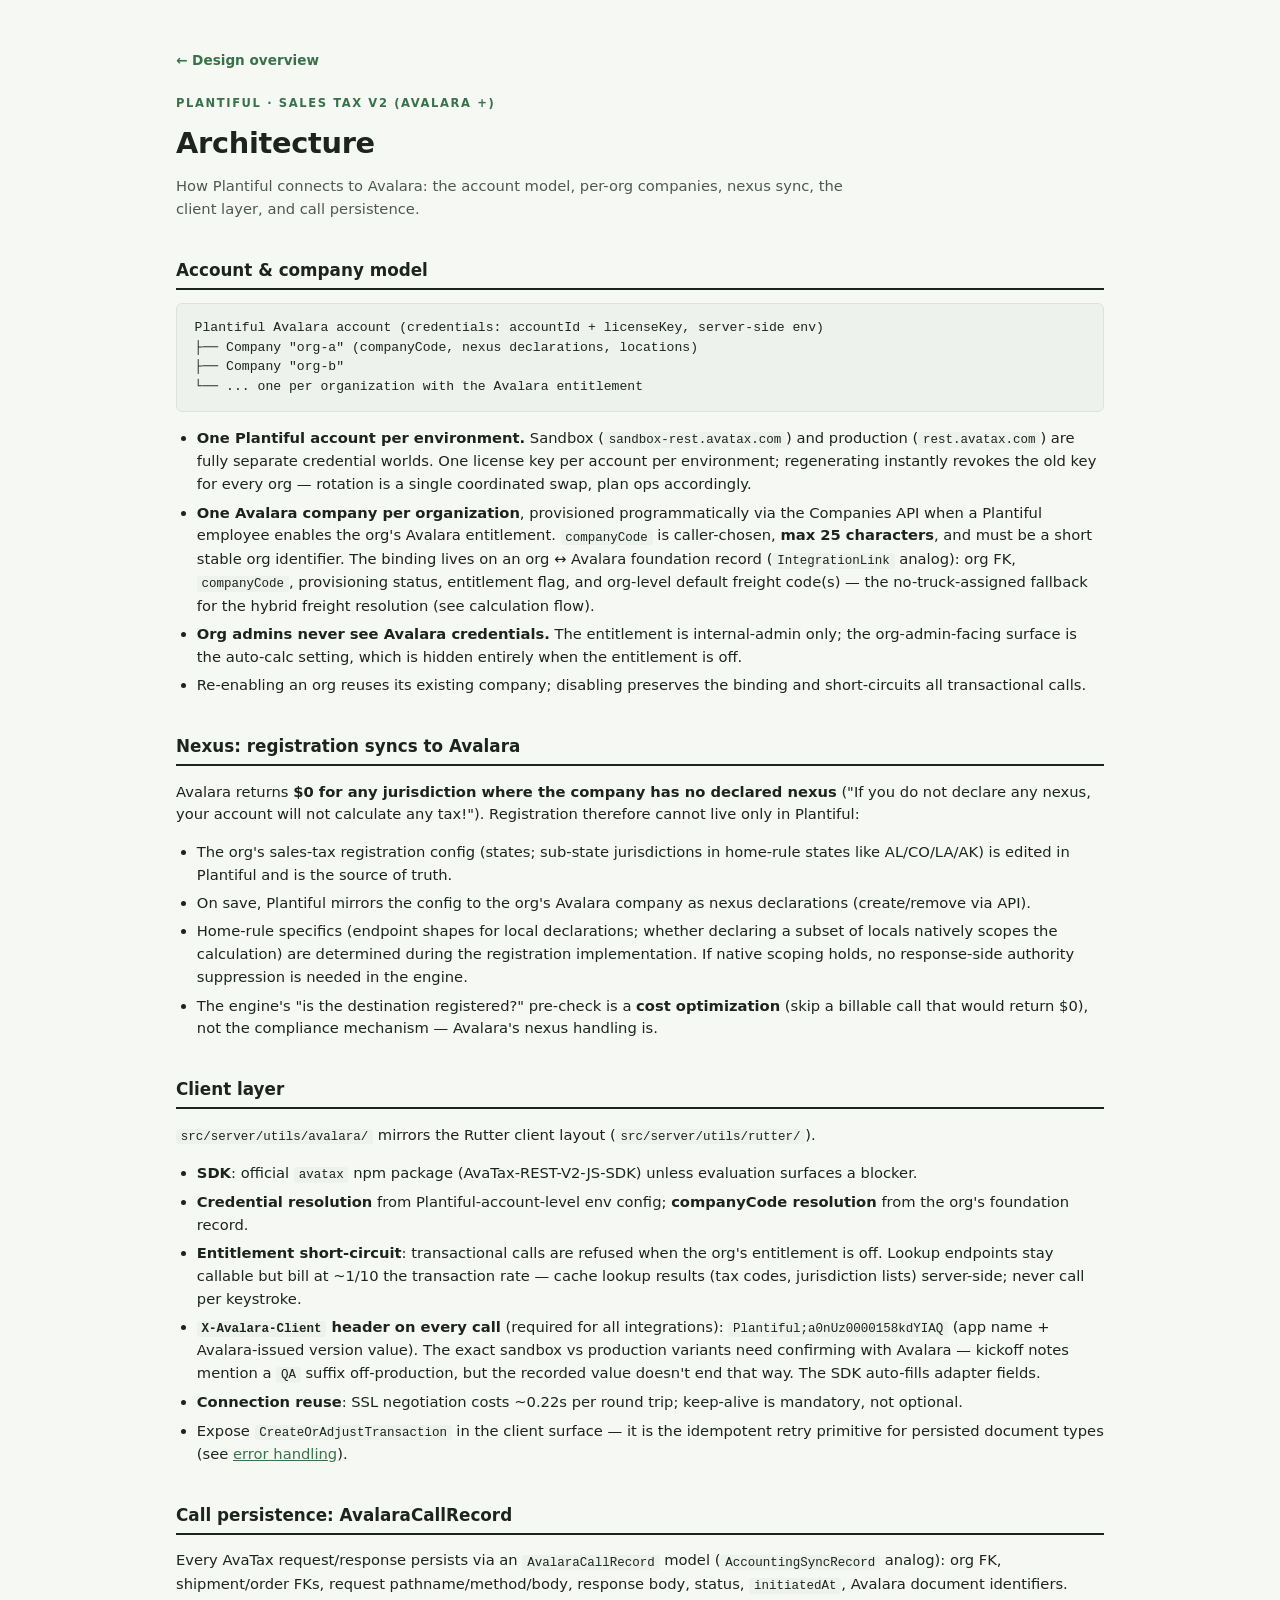
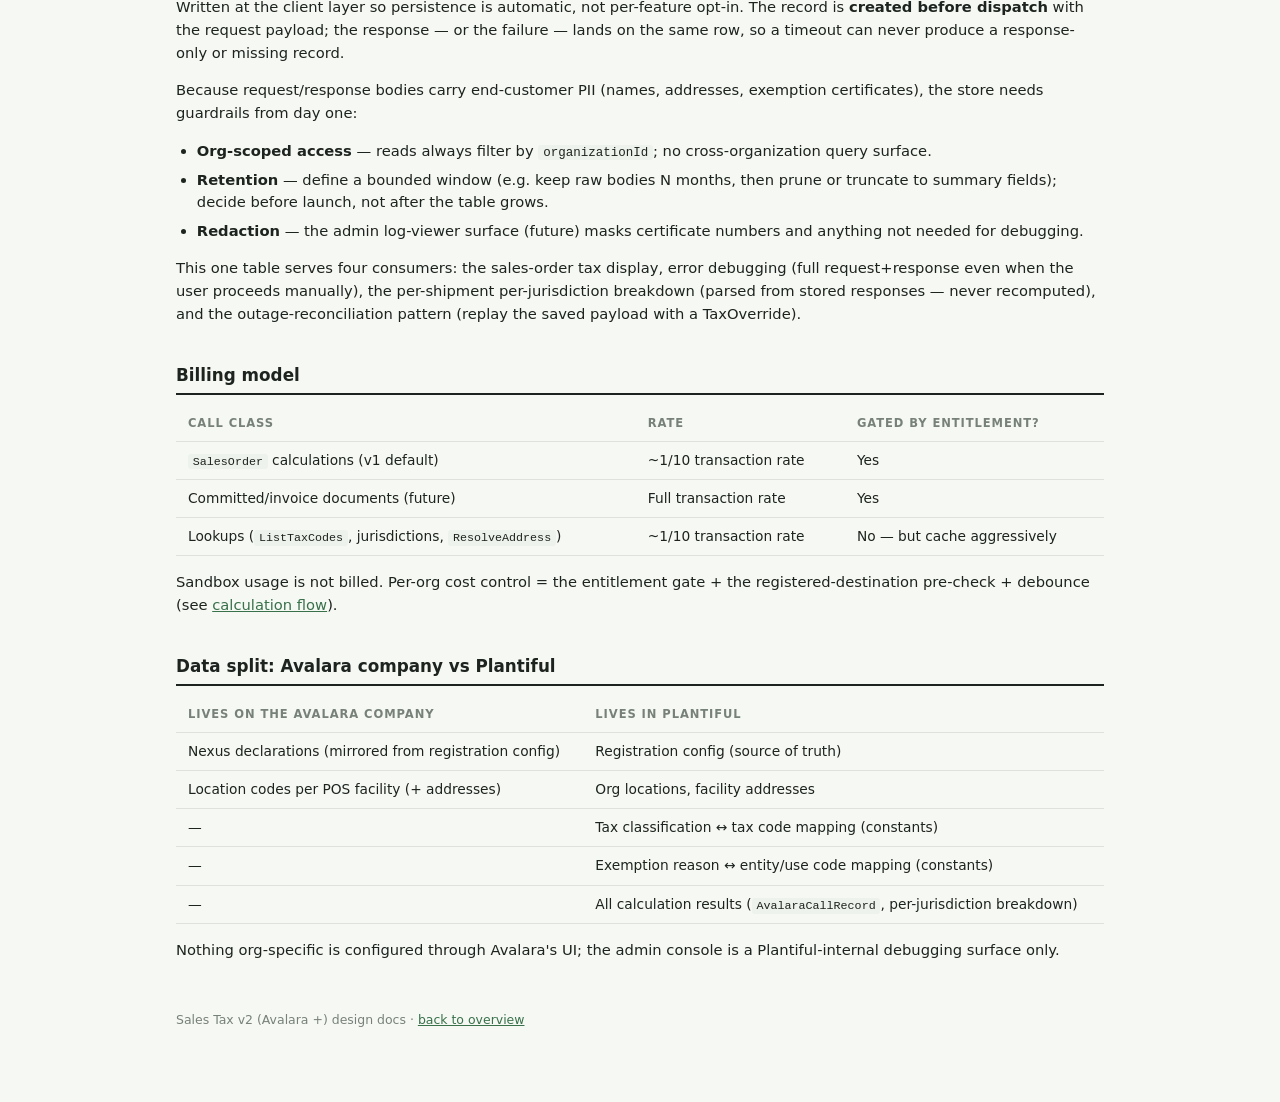
<file: avalara-design/architecture.html>
<!doctype html>
<html lang="en">
  <head>
    <meta charset="utf-8" />
    <meta name="viewport" content="width=device-width, initial-scale=1" />
    <title>Avalara Sales Tax — Architecture</title>
    <link rel="stylesheet" href="./style.css" />
  </head>
  <body>
    <div class="wrap">
      <a class="backlink" href="./index.html">← Design overview</a>
      <p class="eyebrow">Plantiful · Sales Tax v2 (Avalara +)</p>
      <h1>Architecture</h1>
      <p class="standfirst">
        How Plantiful connects to Avalara: the account model, per-org companies, nexus sync, the client
        layer, and call persistence.
      </p>

      <h2>Account &amp; company model</h2>
      <pre><code>Plantiful Avalara account (credentials: accountId + licenseKey, server-side env)
├── Company "org-a" (companyCode, nexus declarations, locations)
├── Company "org-b"
└── ... one per organization with the Avalara entitlement</code></pre>
      <ul>
        <li>
          <strong>One Plantiful account per environment.</strong> Sandbox (<code>sandbox-rest.avatax.com</code>)
          and production (<code>rest.avatax.com</code>) are fully separate credential worlds. One license key
          per account per environment; regenerating instantly revokes the old key for every org — rotation is
          a single coordinated swap, plan ops accordingly.
        </li>
        <li>
          <strong>One Avalara company per organization</strong>, provisioned programmatically via the
          Companies API when a Plantiful employee enables the org's Avalara entitlement.
          <code>companyCode</code> is caller-chosen, <strong>max 25 characters</strong>, and must be a short
          stable org identifier. The binding lives on an org ↔ Avalara foundation record
          (<code>IntegrationLink</code> analog): org FK, <code>companyCode</code>, provisioning status,
          entitlement flag, and org-level default freight code(s) — the no-truck-assigned fallback for the
          hybrid freight resolution (see calculation flow).
        </li>
        <li>
          <strong>Org admins never see Avalara credentials.</strong> The entitlement is internal-admin only;
          the org-admin-facing surface is the auto-calc setting, which is hidden entirely when the
          entitlement is off.
        </li>
        <li>
          Re-enabling an org reuses its existing company; disabling preserves the binding and short-circuits
          all transactional calls.
        </li>
      </ul>

      <h2>Nexus: registration syncs to Avalara</h2>
      <p>
        Avalara returns <strong>$0 for any jurisdiction where the company has no declared nexus</strong>
        ("If you do not declare any nexus, your account will not calculate any tax!"). Registration therefore
        cannot live only in Plantiful:
      </p>
      <ul>
        <li>
          The org's sales-tax registration config (states; sub-state jurisdictions in home-rule states like
          AL/CO/LA/AK) is edited in Plantiful and is the source of truth.
        </li>
        <li>
          On save, Plantiful mirrors the config to the org's Avalara company as nexus declarations
          (create/remove via API).
        </li>
        <li>
          Home-rule specifics (endpoint shapes for local declarations; whether declaring a subset of locals
          natively scopes the calculation) are determined during the registration implementation. If native
          scoping holds, no response-side authority suppression is needed in the engine.
        </li>
        <li>
          The engine's "is the destination registered?" pre-check is a <strong>cost optimization</strong>
          (skip a billable call that would return $0), not the compliance mechanism — Avalara's nexus
          handling is.
        </li>
      </ul>

      <h2>Client layer</h2>
      <p>
        <code>src/server/utils/avalara/</code> mirrors the Rutter client layout
        (<code>src/server/utils/rutter/</code>).
      </p>
      <ul>
        <li>
          <strong>SDK</strong>: official <code>avatax</code> npm package (AvaTax-REST-V2-JS-SDK) unless
          evaluation surfaces a blocker.
        </li>
        <li>
          <strong>Credential resolution</strong> from Plantiful-account-level env config;
          <strong>companyCode resolution</strong> from the org's foundation record.
        </li>
        <li>
          <strong>Entitlement short-circuit</strong>: transactional calls are refused when the org's
          entitlement is off. Lookup endpoints stay callable but bill at ~1/10 the transaction rate — cache
          lookup results (tax codes, jurisdiction lists) server-side; never call per keystroke.
        </li>
        <li>
          <strong><code>X-Avalara-Client</code> header on every call</strong> (required for all
          integrations): <code>Plantiful;a0nUz0000158kdYIAQ</code> (app name + Avalara-issued version value).
          The exact sandbox vs production variants need confirming with Avalara — kickoff notes mention a
          <code>QA</code> suffix off-production, but the recorded value doesn't end that way. The SDK
          auto-fills adapter fields.
        </li>
        <li>
          <strong>Connection reuse</strong>: SSL negotiation costs ~0.22s per round trip; keep-alive is
          mandatory, not optional.
        </li>
        <li>
          Expose <code>CreateOrAdjustTransaction</code> in the client surface — it is the idempotent retry
          primitive for persisted document types (see <a href="./error-handling.html">error handling</a>).
        </li>
      </ul>

      <h2>Call persistence: AvalaraCallRecord</h2>
      <p>
        Every AvaTax request/response persists via an <code>AvalaraCallRecord</code> model
        (<code>AccountingSyncRecord</code> analog): org FK, shipment/order FKs, request
        pathname/method/body, response body, status, <code>initiatedAt</code>, Avalara document identifiers.
        Written at the client layer so persistence is automatic, not per-feature opt-in. The record is
        <strong>created before dispatch</strong> with the request payload; the response — or the failure —
        lands on the same row, so a timeout can never produce a response-only or missing record.
      </p>
      <p>
        Because request/response bodies carry end-customer PII (names, addresses, exemption certificates),
        the store needs guardrails from day one:
      </p>
      <ul>
        <li>
          <strong>Org-scoped access</strong> — reads always filter by <code>organizationId</code>; no
          cross-organization query surface.
        </li>
        <li>
          <strong>Retention</strong> — define a bounded window (e.g. keep raw bodies N months, then prune or
          truncate to summary fields); decide before launch, not after the table grows.
        </li>
        <li>
          <strong>Redaction</strong> — the admin log-viewer surface (future) masks certificate numbers and
          anything not needed for debugging.
        </li>
      </ul>
      <p>
        This one table serves four consumers: the sales-order tax display, error debugging (full
        request+response even when the user proceeds manually), the per-shipment per-jurisdiction breakdown
        (parsed from stored responses — never recomputed), and the outage-reconciliation pattern (replay the
        saved payload with a TaxOverride).
      </p>

      <h2>Billing model</h2>
      <div class="scroll">
        <table>
          <tr>
            <th>Call class</th>
            <th>Rate</th>
            <th>Gated by entitlement?</th>
          </tr>
          <tr>
            <td><code>SalesOrder</code> calculations (v1 default)</td>
            <td>~1/10 transaction rate</td>
            <td>Yes</td>
          </tr>
          <tr>
            <td>Committed/invoice documents (future)</td>
            <td>Full transaction rate</td>
            <td>Yes</td>
          </tr>
          <tr>
            <td>Lookups (<code>ListTaxCodes</code>, jurisdictions, <code>ResolveAddress</code>)</td>
            <td>~1/10 transaction rate</td>
            <td>No — but cache aggressively</td>
          </tr>
        </table>
      </div>
      <p>
        Sandbox usage is not billed. Per-org cost control = the entitlement gate + the
        registered-destination pre-check + debounce (see
        <a href="./calculation-flow.html">calculation flow</a>).
      </p>

      <h2>Data split: Avalara company vs Plantiful</h2>
      <div class="scroll">
        <table>
          <tr>
            <th>Lives on the Avalara company</th>
            <th>Lives in Plantiful</th>
          </tr>
          <tr>
            <td>Nexus declarations (mirrored from registration config)</td>
            <td>Registration config (source of truth)</td>
          </tr>
          <tr>
            <td>Location codes per POS facility (+ addresses)</td>
            <td>Org locations, facility addresses</td>
          </tr>
          <tr>
            <td>—</td>
            <td>Tax classification ↔ tax code mapping (constants)</td>
          </tr>
          <tr>
            <td>—</td>
            <td>Exemption reason ↔ entity/use code mapping (constants)</td>
          </tr>
          <tr>
            <td>—</td>
            <td>All calculation results (<code>AvalaraCallRecord</code>, per-jurisdiction breakdown)</td>
          </tr>
        </table>
      </div>
      <p>
        Nothing org-specific is configured through Avalara's UI; the admin console is a Plantiful-internal
        debugging surface only.
      </p>

      <footer>Sales Tax v2 (Avalara +) design docs · <a href="./index.html">back to overview</a></footer>
    </div>
  </body>
</html>
</file>
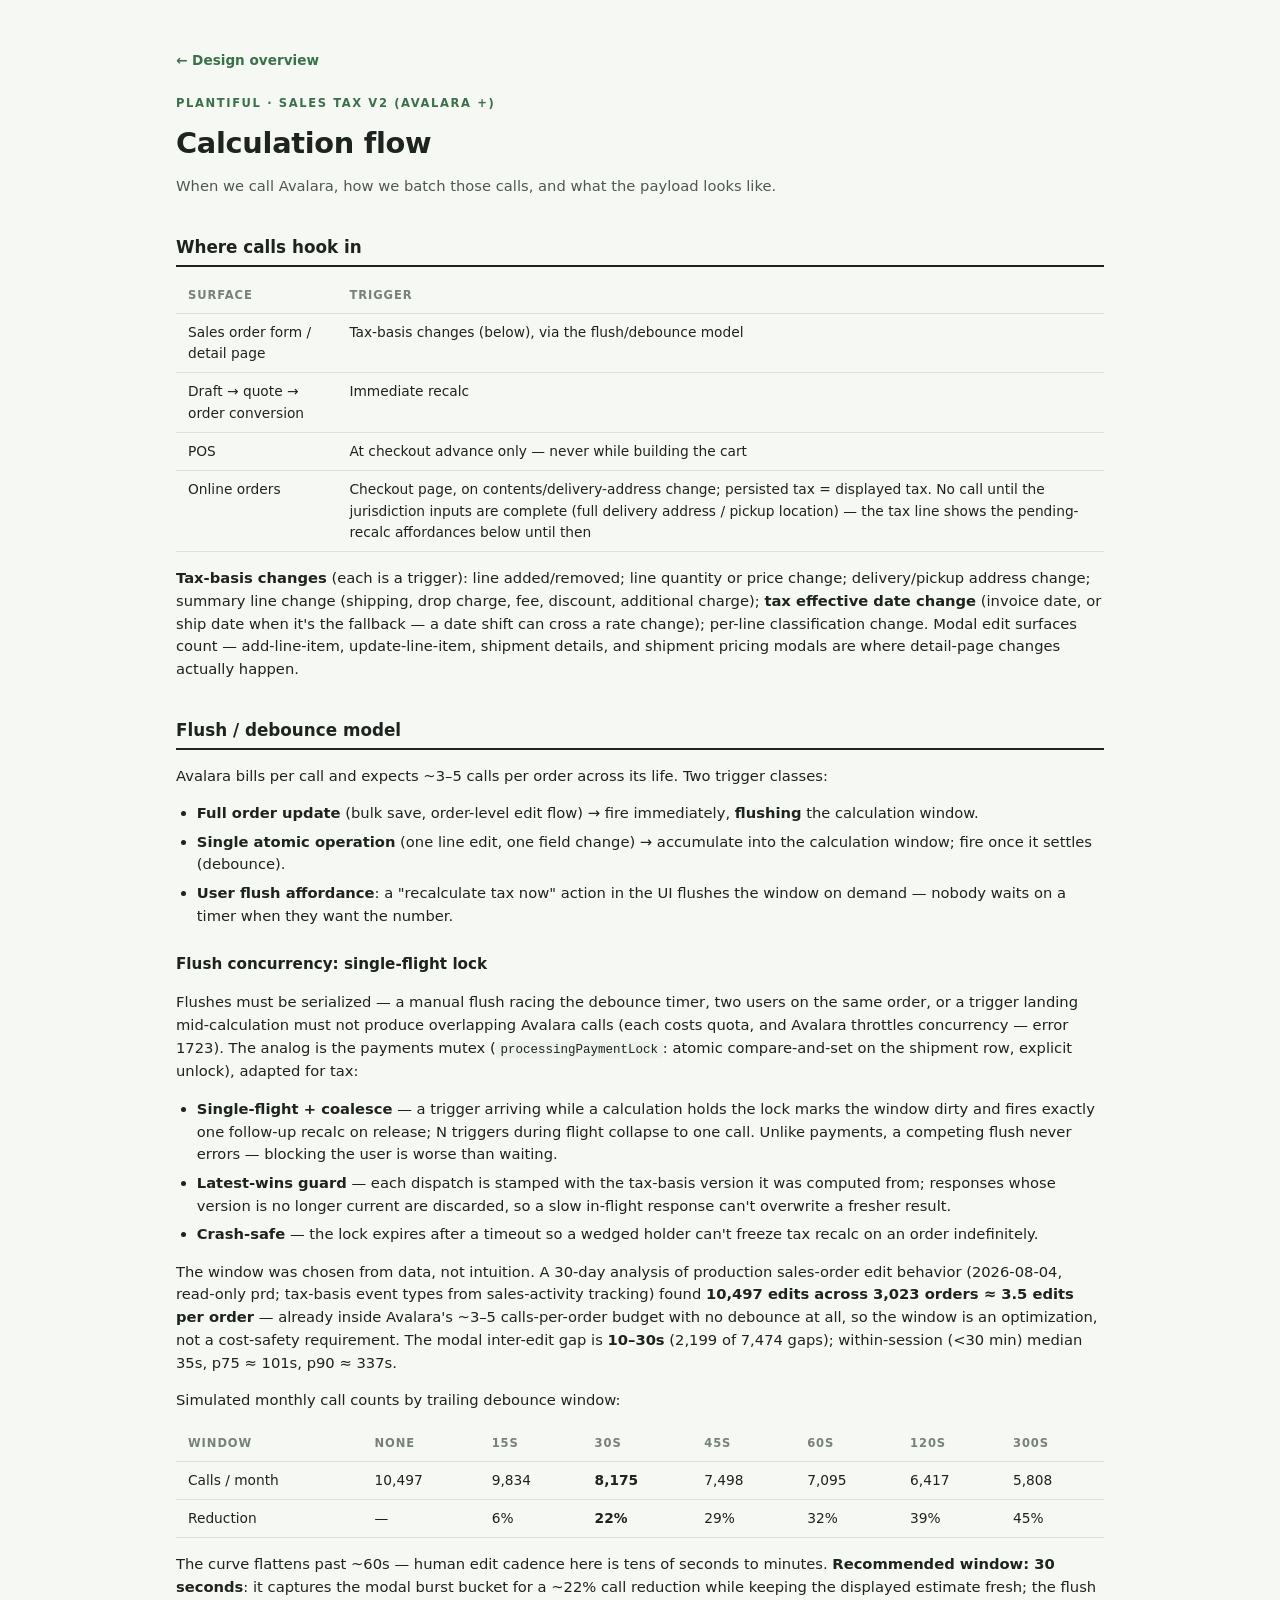
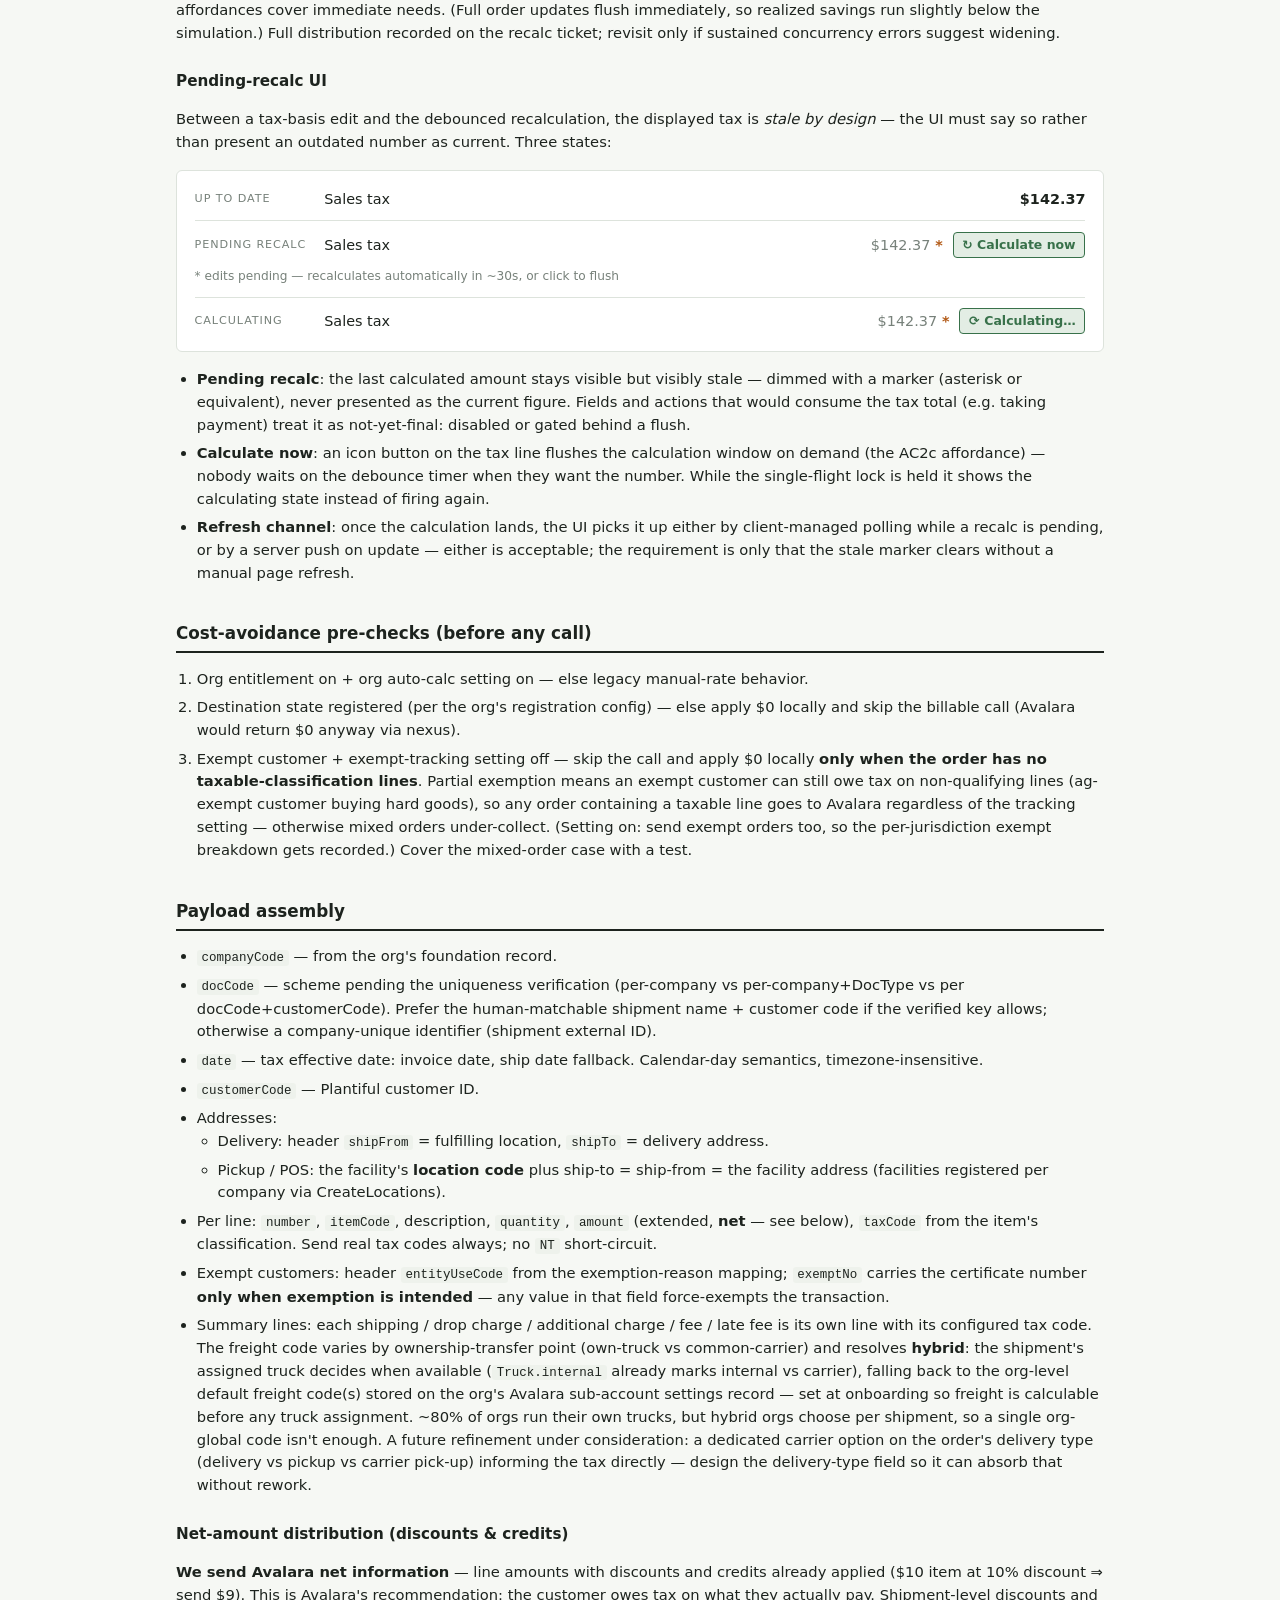
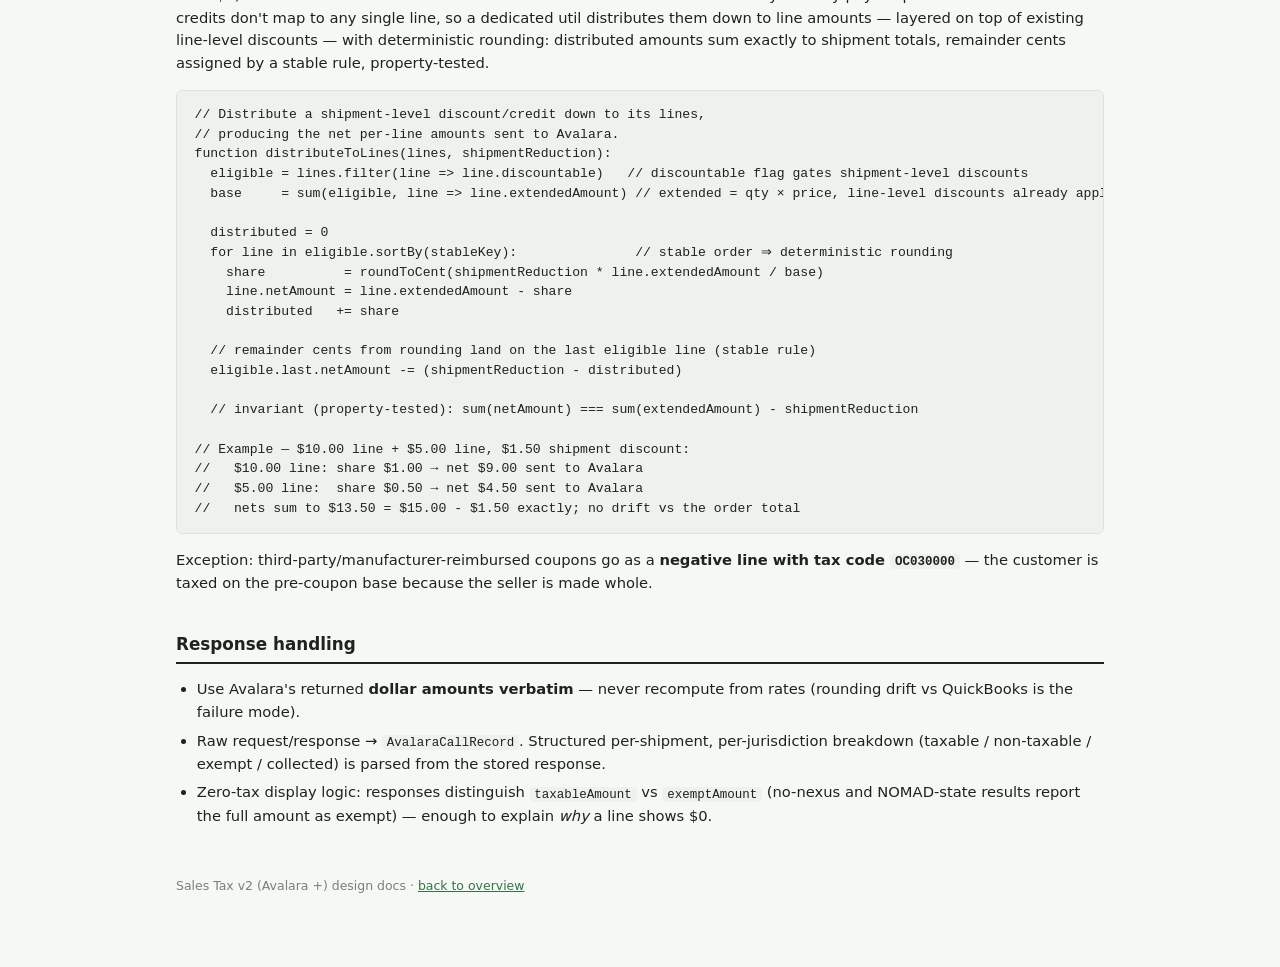
<file: avalara-design/calculation-flow.html>
<!doctype html>
<html lang="en">
  <head>
    <meta charset="utf-8" />
    <meta name="viewport" content="width=device-width, initial-scale=1" />
    <title>Avalara Sales Tax — Calculation Flow</title>
    <link rel="stylesheet" href="./style.css" />
  </head>
  <body>
    <div class="wrap">
      <a class="backlink" href="./index.html">← Design overview</a>
      <p class="eyebrow">Plantiful · Sales Tax v2 (Avalara +)</p>
      <h1>Calculation flow</h1>
      <p class="standfirst">
        When we call Avalara, how we batch those calls, and what the payload looks like.
      </p>

      <h2>Where calls hook in</h2>
      <div class="scroll">
        <table>
          <tr>
            <th>Surface</th>
            <th>Trigger</th>
          </tr>
          <tr>
            <td>Sales order form / detail page</td>
            <td>Tax-basis changes (below), via the flush/debounce model</td>
          </tr>
          <tr>
            <td>Draft → quote → order conversion</td>
            <td>Immediate recalc</td>
          </tr>
          <tr>
            <td>POS</td>
            <td>At checkout advance only — never while building the cart</td>
          </tr>
          <tr>
            <td>Online orders</td>
            <td>
              Checkout page, on contents/delivery-address change; persisted tax = displayed tax. No call
              until the jurisdiction inputs are complete (full delivery address / pickup location) — the tax
              line shows the pending-recalc affordances below until then
            </td>
          </tr>
        </table>
      </div>
      <p>
        <strong>Tax-basis changes</strong> (each is a trigger): line added/removed; line quantity or price
        change; delivery/pickup address change; summary line change (shipping, drop charge, fee, discount,
        additional charge); <strong>tax effective date change</strong> (invoice date, or ship date when it's
        the fallback — a date shift can cross a rate change); per-line classification change. Modal edit
        surfaces count — add-line-item, update-line-item, shipment details, and shipment pricing modals are
        where detail-page changes actually happen.
      </p>

      <h2>Flush / debounce model</h2>
      <p>
        Avalara bills per call and expects ~3–5 calls per order across its life. Two trigger classes:
      </p>
      <ul>
        <li>
          <strong>Full order update</strong> (bulk save, order-level edit flow) → fire immediately,
          <strong>flushing</strong> the calculation window.
        </li>
        <li>
          <strong>Single atomic operation</strong> (one line edit, one field change) → accumulate into the
          calculation window; fire once it settles (debounce).
        </li>
        <li>
          <strong>User flush affordance</strong>: a "recalculate tax now" action in the UI flushes the window
          on demand — nobody waits on a timer when they want the number.
        </li>
      </ul>
      <h3>Flush concurrency: single-flight lock</h3>
      <p>
        Flushes must be serialized — a manual flush racing the debounce timer, two users on the same order,
        or a trigger landing mid-calculation must not produce overlapping Avalara calls (each costs quota,
        and Avalara throttles concurrency — error 1723). The analog is the payments mutex
        (<code>processingPaymentLock</code>: atomic compare-and-set on the shipment row, explicit unlock),
        adapted for tax:
      </p>
      <ul>
        <li>
          <strong>Single-flight + coalesce</strong> — a trigger arriving while a calculation holds the lock
          marks the window dirty and fires exactly one follow-up recalc on release; N triggers during flight
          collapse to one call. Unlike payments, a competing flush never errors — blocking the user is worse
          than waiting.
        </li>
        <li>
          <strong>Latest-wins guard</strong> — each dispatch is stamped with the tax-basis version it was
          computed from; responses whose version is no longer current are discarded, so a slow in-flight
          response can't overwrite a fresher result.
        </li>
        <li>
          <strong>Crash-safe</strong> — the lock expires after a timeout so a wedged holder can't freeze tax
          recalc on an order indefinitely.
        </li>
      </ul>
      <p>
        The window was chosen from data, not intuition. A 30-day analysis of production sales-order edit
        behavior (2026-08-04, read-only prd; tax-basis event types from sales-activity tracking) found
        <strong>10,497 edits across 3,023 orders ≈ 3.5 edits per order</strong> — already inside Avalara's
        ~3–5 calls-per-order budget with no debounce at all, so the window is an optimization, not a
        cost-safety requirement. The modal inter-edit gap is <strong>10–30s</strong> (2,199 of 7,474 gaps);
        within-session (&lt;30 min) median 35s, p75 ≈ 101s, p90 ≈ 337s.
      </p>
      <p>Simulated monthly call counts by trailing debounce window:</p>
      <div class="scroll">
        <table>
          <tr>
            <th>Window</th>
            <th>none</th>
            <th>15s</th>
            <th>30s</th>
            <th>45s</th>
            <th>60s</th>
            <th>120s</th>
            <th>300s</th>
          </tr>
          <tr>
            <td>Calls / month</td>
            <td>10,497</td>
            <td>9,834</td>
            <td><strong>8,175</strong></td>
            <td>7,498</td>
            <td>7,095</td>
            <td>6,417</td>
            <td>5,808</td>
          </tr>
          <tr>
            <td>Reduction</td>
            <td>—</td>
            <td>6%</td>
            <td><strong>22%</strong></td>
            <td>29%</td>
            <td>32%</td>
            <td>39%</td>
            <td>45%</td>
          </tr>
        </table>
      </div>
      <p>
        The curve flattens past ~60s — human edit cadence here is tens of seconds to minutes.
        <strong>Recommended window: 30 seconds</strong>: it captures the modal burst bucket for a ~22% call
        reduction while keeping the displayed estimate fresh; the flush affordances cover immediate needs.
        (Full order updates flush immediately, so realized savings run slightly below the simulation.) Full
        distribution recorded on the recalc ticket; revisit only if sustained concurrency errors suggest
        widening.
      </p>

      <h3>Pending-recalc UI</h3>
      <p>
        Between a tax-basis edit and the debounced recalculation, the displayed tax is <em>stale by
        design</em> — the UI must say so rather than present an outdated number as current. Three states:
      </p>
      <div class="mock">
        <div class="mock-row">
          <span class="mock-state">Up to date</span>
          <span class="mock-label">Sales tax</span>
          <span class="mock-value">$142.37</span>
        </div>
        <div class="mock-row">
          <span class="mock-state">Pending recalc</span>
          <span class="mock-label">Sales tax</span>
          <span class="mock-value stale">$142.37</span>
          <span class="mock-btn">↻ Calculate now</span>
          <p class="mock-caption">* edits pending — recalculates automatically in ~30s, or click to flush</p>
        </div>
        <div class="mock-row">
          <span class="mock-state">Calculating</span>
          <span class="mock-label">Sales tax</span>
          <span class="mock-value stale">$142.37</span>
          <span class="mock-btn"><span class="mock-spin">⟳</span> Calculating…</span>
        </div>
      </div>
      <ul>
        <li>
          <strong>Pending recalc</strong>: the last calculated amount stays visible but visibly stale —
          dimmed with a marker (asterisk or equivalent), never presented as the current figure. Fields and
          actions that would consume the tax total (e.g. taking payment) treat it as not-yet-final: disabled
          or gated behind a flush.
        </li>
        <li>
          <strong>Calculate now</strong>: an icon button on the tax line flushes the calculation window on
          demand (the AC2c affordance) — nobody waits on the debounce timer when they want the number. While
          the single-flight lock is held it shows the calculating state instead of firing again.
        </li>
        <li>
          <strong>Refresh channel</strong>: once the calculation lands, the UI picks it up either by
          client-managed polling while a recalc is pending, or by a server push on update — either is
          acceptable; the requirement is only that the stale marker clears without a manual page refresh.
        </li>
      </ul>

      <h2>Cost-avoidance pre-checks (before any call)</h2>
      <ol>
        <li>Org entitlement on + org auto-calc setting on — else legacy manual-rate behavior.</li>
        <li>
          Destination state registered (per the org's registration config) — else apply $0 locally and skip
          the billable call (Avalara would return $0 anyway via nexus).
        </li>
        <li>
          Exempt customer + exempt-tracking setting off — skip the call and apply $0 locally
          <strong>only when the order has no taxable-classification lines</strong>. Partial exemption means
          an exempt customer can still owe tax on non-qualifying lines (ag-exempt customer buying hard
          goods), so any order containing a taxable line goes to Avalara regardless of the tracking setting —
          otherwise mixed orders under-collect. (Setting on: send exempt orders too, so the per-jurisdiction
          exempt breakdown gets recorded.) Cover the mixed-order case with a test.
        </li>
      </ol>

      <h2>Payload assembly</h2>
      <ul>
        <li><code>companyCode</code> — from the org's foundation record.</li>
        <li>
          <code>docCode</code> — scheme pending the uniqueness verification (per-company vs
          per-company+DocType vs per docCode+customerCode). Prefer the human-matchable shipment name +
          customer code if the verified key allows; otherwise a company-unique identifier (shipment external
          ID).
        </li>
        <li>
          <code>date</code> — tax effective date: invoice date, ship date fallback. Calendar-day semantics,
          timezone-insensitive.
        </li>
        <li><code>customerCode</code> — Plantiful customer ID.</li>
        <li>
          Addresses:
          <ul>
            <li>Delivery: header <code>shipFrom</code> = fulfilling location, <code>shipTo</code> = delivery address.</li>
            <li>
              Pickup / POS: the facility's <strong>location code</strong> plus ship-to = ship-from = the
              facility address (facilities registered per company via CreateLocations).
            </li>
          </ul>
        </li>
        <li>
          Per line: <code>number</code>, <code>itemCode</code>, description, <code>quantity</code>,
          <code>amount</code> (extended, <strong>net</strong> — see below), <code>taxCode</code> from the
          item's classification. Send real tax codes always; no <code>NT</code> short-circuit.
        </li>
        <li>
          Exempt customers: header <code>entityUseCode</code> from the exemption-reason mapping;
          <code>exemptNo</code> carries the certificate number <strong>only when exemption is intended</strong> —
          any value in that field force-exempts the transaction.
        </li>
        <li>
          Summary lines: each shipping / drop charge / additional charge / fee / late fee is its own line
          with its configured tax code. The freight code varies by ownership-transfer point (own-truck vs
          common-carrier) and resolves <strong>hybrid</strong>: the shipment's assigned truck decides when
          available (<code>Truck.internal</code> already marks internal vs carrier), falling back to the
          org-level default freight code(s) stored on the org's Avalara sub-account settings record — set at
          onboarding so freight is calculable before any truck assignment. ~80% of orgs run their own
          trucks, but hybrid orgs choose per shipment, so a single org-global code isn't enough. A future
          refinement under consideration: a dedicated carrier option on the order's delivery type (delivery
          vs pickup vs carrier pick-up) informing the tax directly — design the delivery-type field so it
          can absorb that without rework.
        </li>
      </ul>

      <h3>Net-amount distribution (discounts &amp; credits)</h3>
      <p>
        <strong>We send Avalara net information</strong> — line amounts with discounts and credits already
        applied ($10 item at 10% discount ⇒ send $9). This is Avalara's recommendation: the customer owes tax
        on what they actually pay. Shipment-level discounts and credits don't map to any single line, so a
        dedicated util distributes them down to line amounts — layered on top of existing line-level
        discounts — with deterministic rounding: distributed amounts sum exactly to shipment totals,
        remainder cents assigned by a stable rule, property-tested.
      </p>
      <pre><code>// Distribute a shipment-level discount/credit down to its lines,
// producing the net per-line amounts sent to Avalara.
function distributeToLines(lines, shipmentReduction):
  eligible = lines.filter(line => line.discountable)   // discountable flag gates shipment-level discounts
  base     = sum(eligible, line => line.extendedAmount) // extended = qty × price, line-level discounts already applied

  distributed = 0
  for line in eligible.sortBy(stableKey):               // stable order ⇒ deterministic rounding
    share          = roundToCent(shipmentReduction * line.extendedAmount / base)
    line.netAmount = line.extendedAmount - share
    distributed   += share

  // remainder cents from rounding land on the last eligible line (stable rule)
  eligible.last.netAmount -= (shipmentReduction - distributed)

  // invariant (property-tested): sum(netAmount) === sum(extendedAmount) - shipmentReduction

// Example — $10.00 line + $5.00 line, $1.50 shipment discount:
//   $10.00 line: share $1.00 → net $9.00 sent to Avalara
//   $5.00 line:  share $0.50 → net $4.50 sent to Avalara
//   nets sum to $13.50 = $15.00 - $1.50 exactly; no drift vs the order total</code></pre>
      <p>
        Exception: third-party/manufacturer-reimbursed coupons go as a
        <strong>negative line with tax code <code>OC030000</code></strong> — the customer is taxed on the
        pre-coupon base because the seller is made whole.
      </p>

      <h2>Response handling</h2>
      <ul>
        <li>
          Use Avalara's returned <strong>dollar amounts verbatim</strong> — never recompute from rates
          (rounding drift vs QuickBooks is the failure mode).
        </li>
        <li>
          Raw request/response → <code>AvalaraCallRecord</code>. Structured per-shipment, per-jurisdiction
          breakdown (taxable / non-taxable / exempt / collected) is parsed from the stored response.
        </li>
        <li>
          Zero-tax display logic: responses distinguish <code>taxableAmount</code> vs
          <code>exemptAmount</code> (no-nexus and NOMAD-state results report the full amount as exempt) —
          enough to explain <em>why</em> a line shows $0.
        </li>
      </ul>

      <footer>Sales Tax v2 (Avalara +) design docs · <a href="./index.html">back to overview</a></footer>
    </div>
  </body>
</html>
</file>
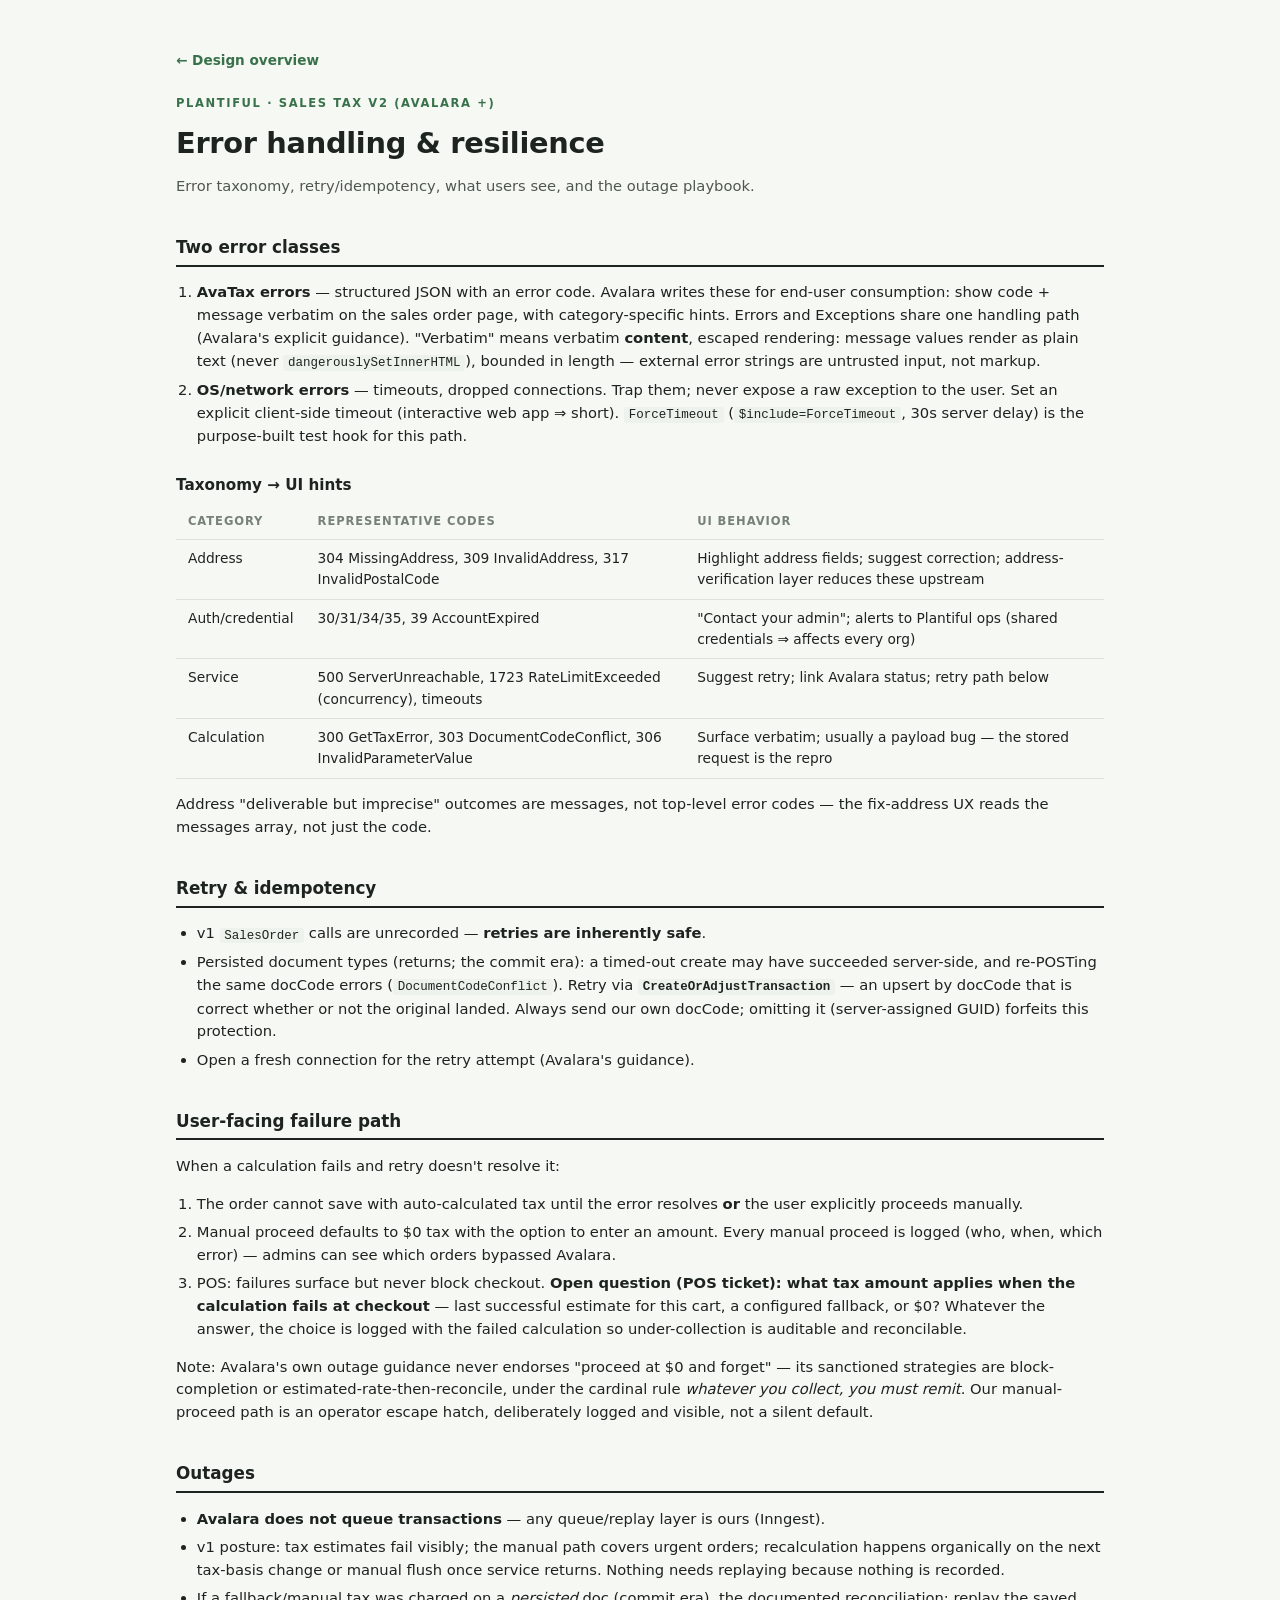
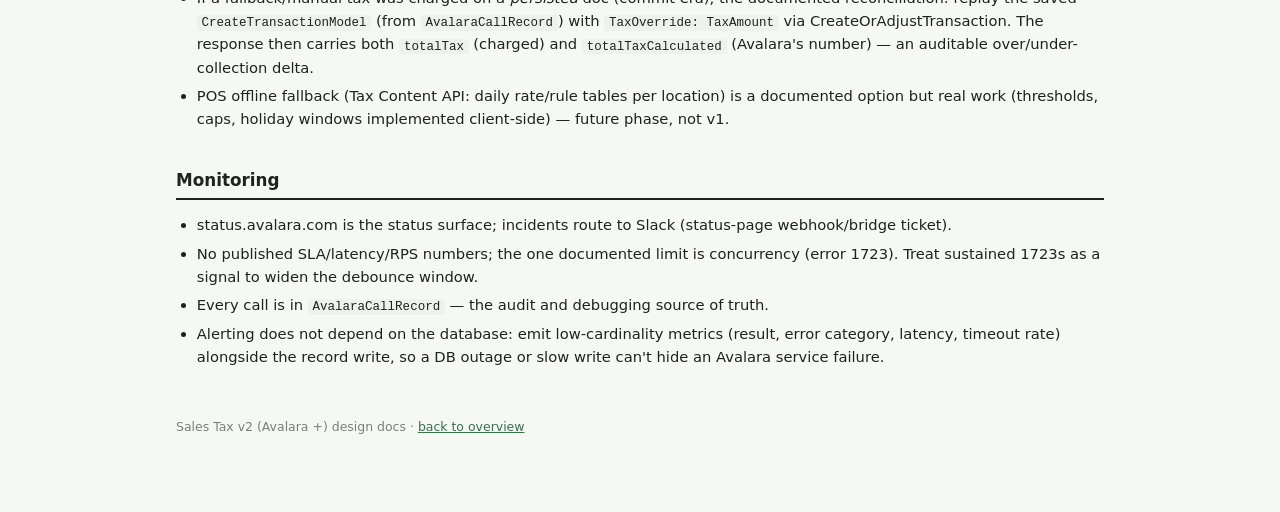
<file: avalara-design/error-handling.html>
<!doctype html>
<html lang="en">
  <head>
    <meta charset="utf-8" />
    <meta name="viewport" content="width=device-width, initial-scale=1" />
    <title>Avalara Sales Tax — Error Handling</title>
    <link rel="stylesheet" href="./style.css" />
  </head>
  <body>
    <div class="wrap">
      <a class="backlink" href="./index.html">← Design overview</a>
      <p class="eyebrow">Plantiful · Sales Tax v2 (Avalara +)</p>
      <h1>Error handling &amp; resilience</h1>
      <p class="standfirst">Error taxonomy, retry/idempotency, what users see, and the outage playbook.</p>

      <h2>Two error classes</h2>
      <ol>
        <li>
          <strong>AvaTax errors</strong> — structured JSON with an error code. Avalara writes these for
          end-user consumption: show code + message verbatim on the sales order page, with category-specific
          hints. Errors and Exceptions share one handling path (Avalara's explicit guidance). "Verbatim"
          means verbatim <strong>content</strong>, escaped rendering: message values render as plain text
          (never <code>dangerouslySetInnerHTML</code>), bounded in length — external error strings are
          untrusted input, not markup.
        </li>
        <li>
          <strong>OS/network errors</strong> — timeouts, dropped connections. Trap them; never expose a raw
          exception to the user. Set an explicit client-side timeout (interactive web app ⇒ short).
          <code>ForceTimeout</code> (<code>$include=ForceTimeout</code>, 30s server delay) is the
          purpose-built test hook for this path.
        </li>
      </ol>

      <h3>Taxonomy → UI hints</h3>
      <div class="scroll">
        <table>
          <tr>
            <th>Category</th>
            <th>Representative codes</th>
            <th>UI behavior</th>
          </tr>
          <tr>
            <td>Address</td>
            <td>304 MissingAddress, 309 InvalidAddress, 317 InvalidPostalCode</td>
            <td>
              Highlight address fields; suggest correction; address-verification layer reduces these upstream
            </td>
          </tr>
          <tr>
            <td>Auth/credential</td>
            <td>30/31/34/35, 39 AccountExpired</td>
            <td>
              "Contact your admin"; alerts to Plantiful ops (shared credentials ⇒ affects every org)
            </td>
          </tr>
          <tr>
            <td>Service</td>
            <td>500 ServerUnreachable, 1723 RateLimitExceeded (concurrency), timeouts</td>
            <td>Suggest retry; link Avalara status; retry path below</td>
          </tr>
          <tr>
            <td>Calculation</td>
            <td>300 GetTaxError, 303 DocumentCodeConflict, 306 InvalidParameterValue</td>
            <td>Surface verbatim; usually a payload bug — the stored request is the repro</td>
          </tr>
        </table>
      </div>
      <p>
        Address "deliverable but imprecise" outcomes are messages, not top-level error codes — the
        fix-address UX reads the messages array, not just the code.
      </p>

      <h2>Retry &amp; idempotency</h2>
      <ul>
        <li>v1 <code>SalesOrder</code> calls are unrecorded — <strong>retries are inherently safe</strong>.</li>
        <li>
          Persisted document types (returns; the commit era): a timed-out create may have succeeded
          server-side, and re-POSTing the same docCode errors (<code>DocumentCodeConflict</code>). Retry via
          <strong><code>CreateOrAdjustTransaction</code></strong> — an upsert by docCode that is correct
          whether or not the original landed. Always send our own docCode; omitting it (server-assigned GUID)
          forfeits this protection.
        </li>
        <li>Open a fresh connection for the retry attempt (Avalara's guidance).</li>
      </ul>

      <h2>User-facing failure path</h2>
      <p>When a calculation fails and retry doesn't resolve it:</p>
      <ol>
        <li>
          The order cannot save with auto-calculated tax until the error resolves <strong>or</strong> the
          user explicitly proceeds manually.
        </li>
        <li>
          Manual proceed defaults to $0 tax with the option to enter an amount. Every manual proceed is
          logged (who, when, which error) — admins can see which orders bypassed Avalara.
        </li>
        <li>
          POS: failures surface but never block checkout. <strong>Open question (POS ticket): what tax
          amount applies when the calculation fails at checkout</strong> — last successful estimate for this
          cart, a configured fallback, or $0? Whatever the answer, the choice is logged with the failed
          calculation so under-collection is auditable and reconcilable.
        </li>
      </ol>
      <p>
        Note: Avalara's own outage guidance never endorses "proceed at $0 and forget" — its sanctioned
        strategies are block-completion or estimated-rate-then-reconcile, under the cardinal rule
        <em>whatever you collect, you must remit</em>. Our manual-proceed path is an operator escape hatch,
        deliberately logged and visible, not a silent default.
      </p>

      <h2>Outages</h2>
      <ul>
        <li>
          <strong>Avalara does not queue transactions</strong> — any queue/replay layer is ours (Inngest).
        </li>
        <li>
          v1 posture: tax estimates fail visibly; the manual path covers urgent orders; recalculation happens
          organically on the next tax-basis change or manual flush once service returns. Nothing needs
          replaying because nothing is recorded.
        </li>
        <li>
          If a fallback/manual tax was charged on a <em>persisted</em> doc (commit era), the documented
          reconciliation: replay the saved <code>CreateTransactionModel</code> (from
          <code>AvalaraCallRecord</code>) with <code>TaxOverride: TaxAmount</code> via
          CreateOrAdjustTransaction. The response then carries both <code>totalTax</code> (charged) and
          <code>totalTaxCalculated</code> (Avalara's number) — an auditable over/under-collection delta.
        </li>
        <li>
          POS offline fallback (Tax Content API: daily rate/rule tables per location) is a documented option
          but real work (thresholds, caps, holiday windows implemented client-side) — future phase, not v1.
        </li>
      </ul>

      <h2>Monitoring</h2>
      <ul>
        <li>
          status.avalara.com is the status surface; incidents route to Slack (status-page webhook/bridge
          ticket).
        </li>
        <li>
          No published SLA/latency/RPS numbers; the one documented limit is concurrency (error 1723). Treat
          sustained 1723s as a signal to widen the debounce window.
        </li>
        <li>
          Every call is in <code>AvalaraCallRecord</code> — the audit and debugging source of truth.
        </li>
        <li>
          Alerting does not depend on the database: emit low-cardinality metrics (result, error category,
          latency, timeout rate) alongside the record write, so a DB outage or slow write can't hide an
          Avalara service failure.
        </li>
      </ul>

      <footer>Sales Tax v2 (Avalara +) design docs · <a href="./index.html">back to overview</a></footer>
    </div>
  </body>
</html>
</file>
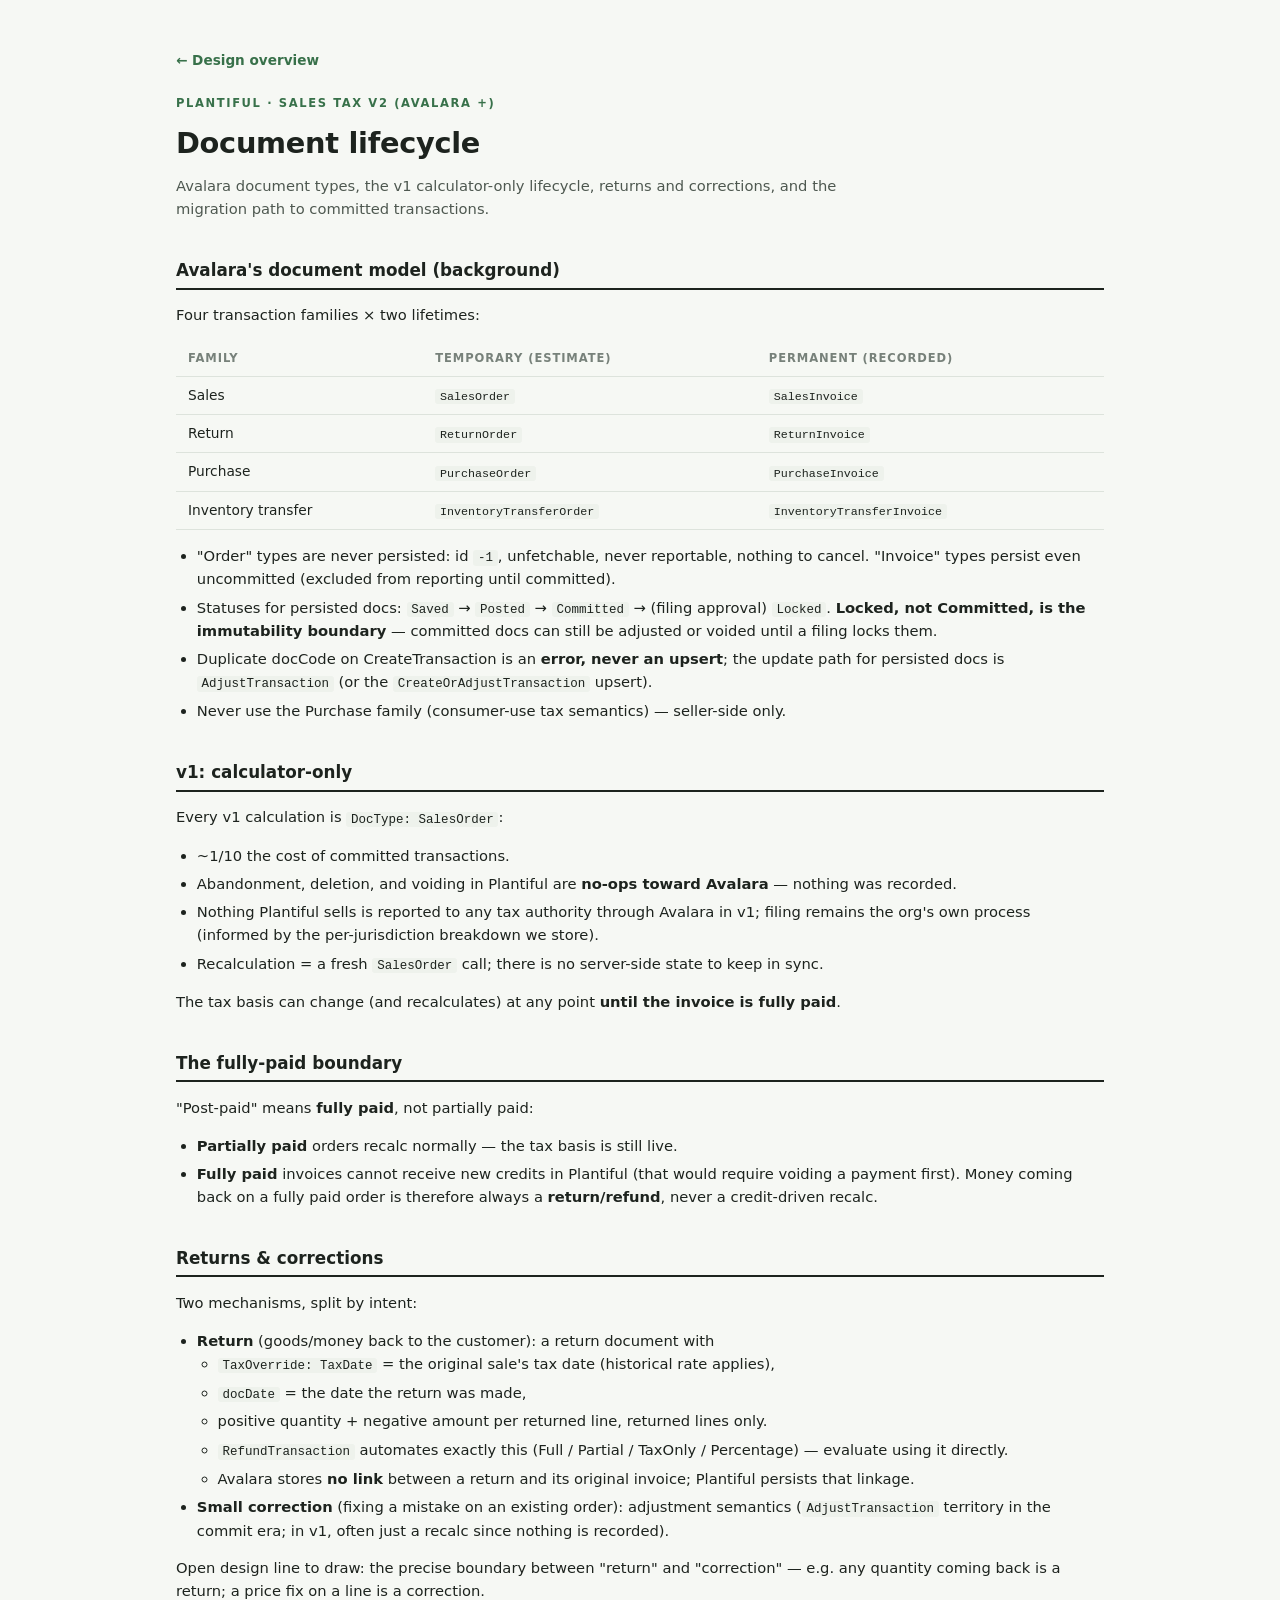
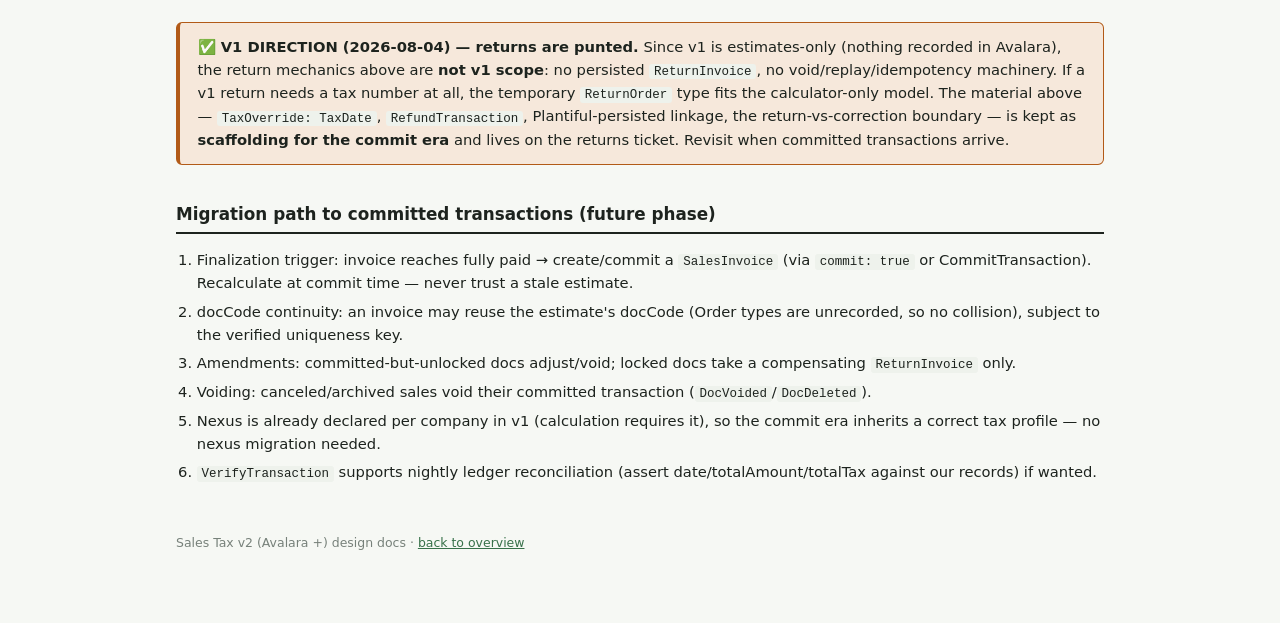
<file: avalara-design/lifecycle.html>
<!doctype html>
<html lang="en">
  <head>
    <meta charset="utf-8" />
    <meta name="viewport" content="width=device-width, initial-scale=1" />
    <title>Avalara Sales Tax — Document Lifecycle</title>
    <link rel="stylesheet" href="./style.css" />
  </head>
  <body>
    <div class="wrap">
      <a class="backlink" href="./index.html">← Design overview</a>
      <p class="eyebrow">Plantiful · Sales Tax v2 (Avalara +)</p>
      <h1>Document lifecycle</h1>
      <p class="standfirst">
        Avalara document types, the v1 calculator-only lifecycle, returns and corrections, and the migration
        path to committed transactions.
      </p>

      <h2>Avalara's document model (background)</h2>
      <p>Four transaction families × two lifetimes:</p>
      <div class="scroll">
        <table>
          <tr>
            <th>Family</th>
            <th>Temporary (estimate)</th>
            <th>Permanent (recorded)</th>
          </tr>
          <tr>
            <td>Sales</td>
            <td><code>SalesOrder</code></td>
            <td><code>SalesInvoice</code></td>
          </tr>
          <tr>
            <td>Return</td>
            <td><code>ReturnOrder</code></td>
            <td><code>ReturnInvoice</code></td>
          </tr>
          <tr>
            <td>Purchase</td>
            <td><code>PurchaseOrder</code></td>
            <td><code>PurchaseInvoice</code></td>
          </tr>
          <tr>
            <td>Inventory transfer</td>
            <td><code>InventoryTransferOrder</code></td>
            <td><code>InventoryTransferInvoice</code></td>
          </tr>
        </table>
      </div>
      <ul>
        <li>
          "Order" types are never persisted: id <code>-1</code>, unfetchable, never reportable, nothing to
          cancel. "Invoice" types persist even uncommitted (excluded from reporting until committed).
        </li>
        <li>
          Statuses for persisted docs: <code>Saved</code> → <code>Posted</code> → <code>Committed</code> →
          (filing approval) <code>Locked</code>. <strong>Locked, not Committed, is the immutability
          boundary</strong> — committed docs can still be adjusted or voided until a filing locks them.
        </li>
        <li>
          Duplicate docCode on CreateTransaction is an <strong>error, never an upsert</strong>; the update
          path for persisted docs is <code>AdjustTransaction</code> (or the
          <code>CreateOrAdjustTransaction</code> upsert).
        </li>
        <li>Never use the Purchase family (consumer-use tax semantics) — seller-side only.</li>
      </ul>

      <h2>v1: calculator-only</h2>
      <p>Every v1 calculation is <code>DocType: SalesOrder</code>:</p>
      <ul>
        <li>~1/10 the cost of committed transactions.</li>
        <li>
          Abandonment, deletion, and voiding in Plantiful are <strong>no-ops toward Avalara</strong> —
          nothing was recorded.
        </li>
        <li>
          Nothing Plantiful sells is reported to any tax authority through Avalara in v1; filing remains the
          org's own process (informed by the per-jurisdiction breakdown we store).
        </li>
        <li>
          Recalculation = a fresh <code>SalesOrder</code> call; there is no server-side state to keep in
          sync.
        </li>
      </ul>
      <p>
        The tax basis can change (and recalculates) at any point
        <strong>until the invoice is fully paid</strong>.
      </p>

      <h2>The fully-paid boundary</h2>
      <p>"Post-paid" means <strong>fully paid</strong>, not partially paid:</p>
      <ul>
        <li><strong>Partially paid</strong> orders recalc normally — the tax basis is still live.</li>
        <li>
          <strong>Fully paid</strong> invoices cannot receive new credits in Plantiful (that would require
          voiding a payment first). Money coming back on a fully paid order is therefore always a
          <strong>return/refund</strong>, never a credit-driven recalc.
        </li>
      </ul>

      <h2>Returns &amp; corrections</h2>
      <p>Two mechanisms, split by intent:</p>
      <ul>
        <li>
          <strong>Return</strong> (goods/money back to the customer): a return document with
          <ul>
            <li><code>TaxOverride: TaxDate</code> = the original sale's tax date (historical rate applies),</li>
            <li><code>docDate</code> = the date the return was made,</li>
            <li>positive quantity + negative amount per returned line, returned lines only.</li>
            <li>
              <code>RefundTransaction</code> automates exactly this (Full / Partial / TaxOnly / Percentage) —
              evaluate using it directly.
            </li>
            <li>
              Avalara stores <strong>no link</strong> between a return and its original invoice; Plantiful
              persists that linkage.
            </li>
          </ul>
        </li>
        <li>
          <strong>Small correction</strong> (fixing a mistake on an existing order): adjustment semantics
          (<code>AdjustTransaction</code> territory in the commit era; in v1, often just a recalc since
          nothing is recorded).
        </li>
      </ul>
      <p>
        Open design line to draw: the precise boundary between "return" and "correction" — e.g. any quantity
        coming back is a return; a price fix on a line is a correction.
      </p>
      <blockquote>
        <p>
          <strong>✅ V1 DIRECTION (2026-08-04) — returns are punted.</strong> Since v1 is estimates-only
          (nothing recorded in Avalara), the return mechanics above are <strong>not v1 scope</strong>: no
          persisted <code>ReturnInvoice</code>, no void/replay/idempotency machinery. If a v1 return needs a
          tax number at all, the temporary <code>ReturnOrder</code> type fits the calculator-only model. The
          material above — <code>TaxOverride: TaxDate</code>, <code>RefundTransaction</code>,
          Plantiful-persisted linkage, the return-vs-correction boundary — is kept as
          <strong>scaffolding for the commit era</strong> and lives on the returns ticket. Revisit when
          committed transactions arrive.
        </p>
      </blockquote>

      <h2>Migration path to committed transactions (future phase)</h2>
      <ol>
        <li>
          Finalization trigger: invoice reaches fully paid → create/commit a <code>SalesInvoice</code> (via
          <code>commit: true</code> or CommitTransaction). Recalculate at commit time — never trust a stale
          estimate.
        </li>
        <li>
          docCode continuity: an invoice may reuse the estimate's docCode (Order types are unrecorded, so no
          collision), subject to the verified uniqueness key.
        </li>
        <li>
          Amendments: committed-but-unlocked docs adjust/void; locked docs take a compensating
          <code>ReturnInvoice</code> only.
        </li>
        <li>
          Voiding: canceled/archived sales void their committed transaction
          (<code>DocVoided</code>/<code>DocDeleted</code>).
        </li>
        <li>
          Nexus is already declared per company in v1 (calculation requires it), so the commit era inherits a
          correct tax profile — no nexus migration needed.
        </li>
        <li>
          <code>VerifyTransaction</code> supports nightly ledger reconciliation (assert
          date/totalAmount/totalTax against our records) if wanted.
        </li>
      </ol>

      <footer>Sales Tax v2 (Avalara +) design docs · <a href="./index.html">back to overview</a></footer>
    </div>
  </body>
</html>
</file>
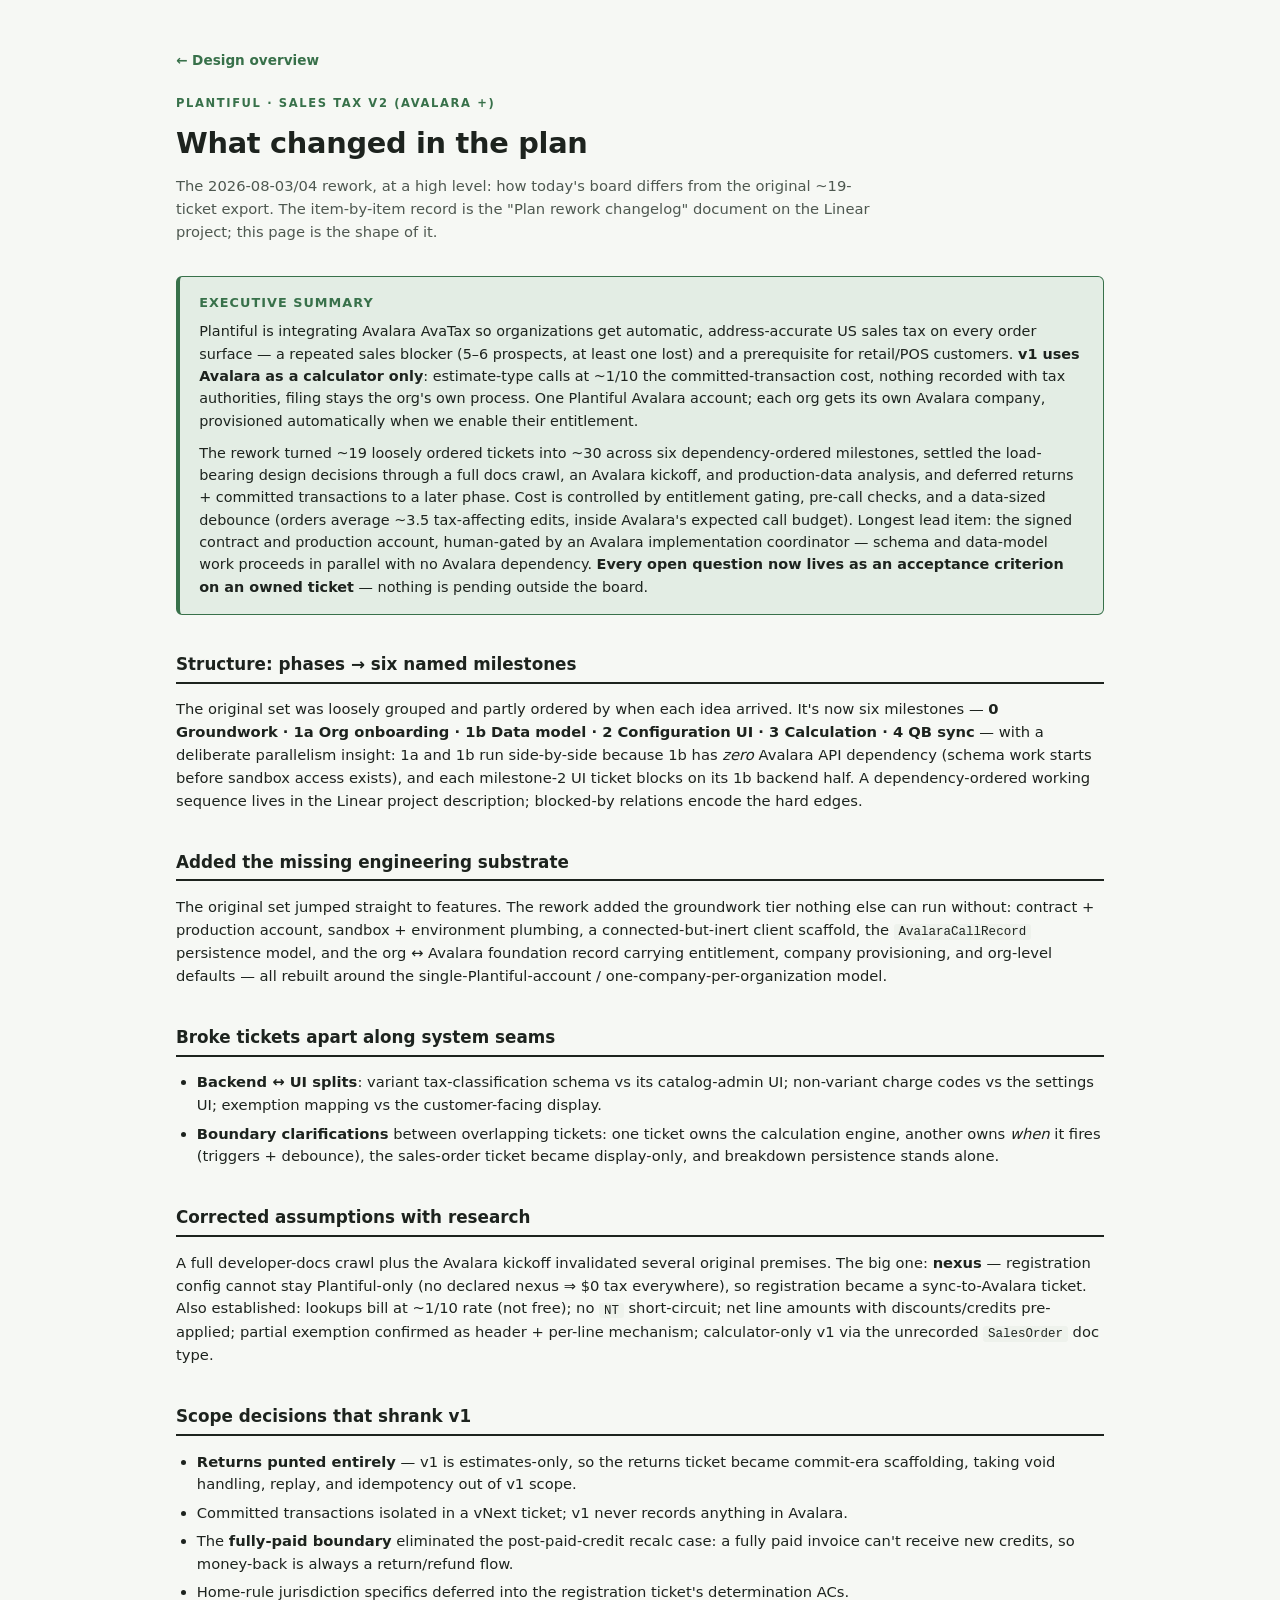
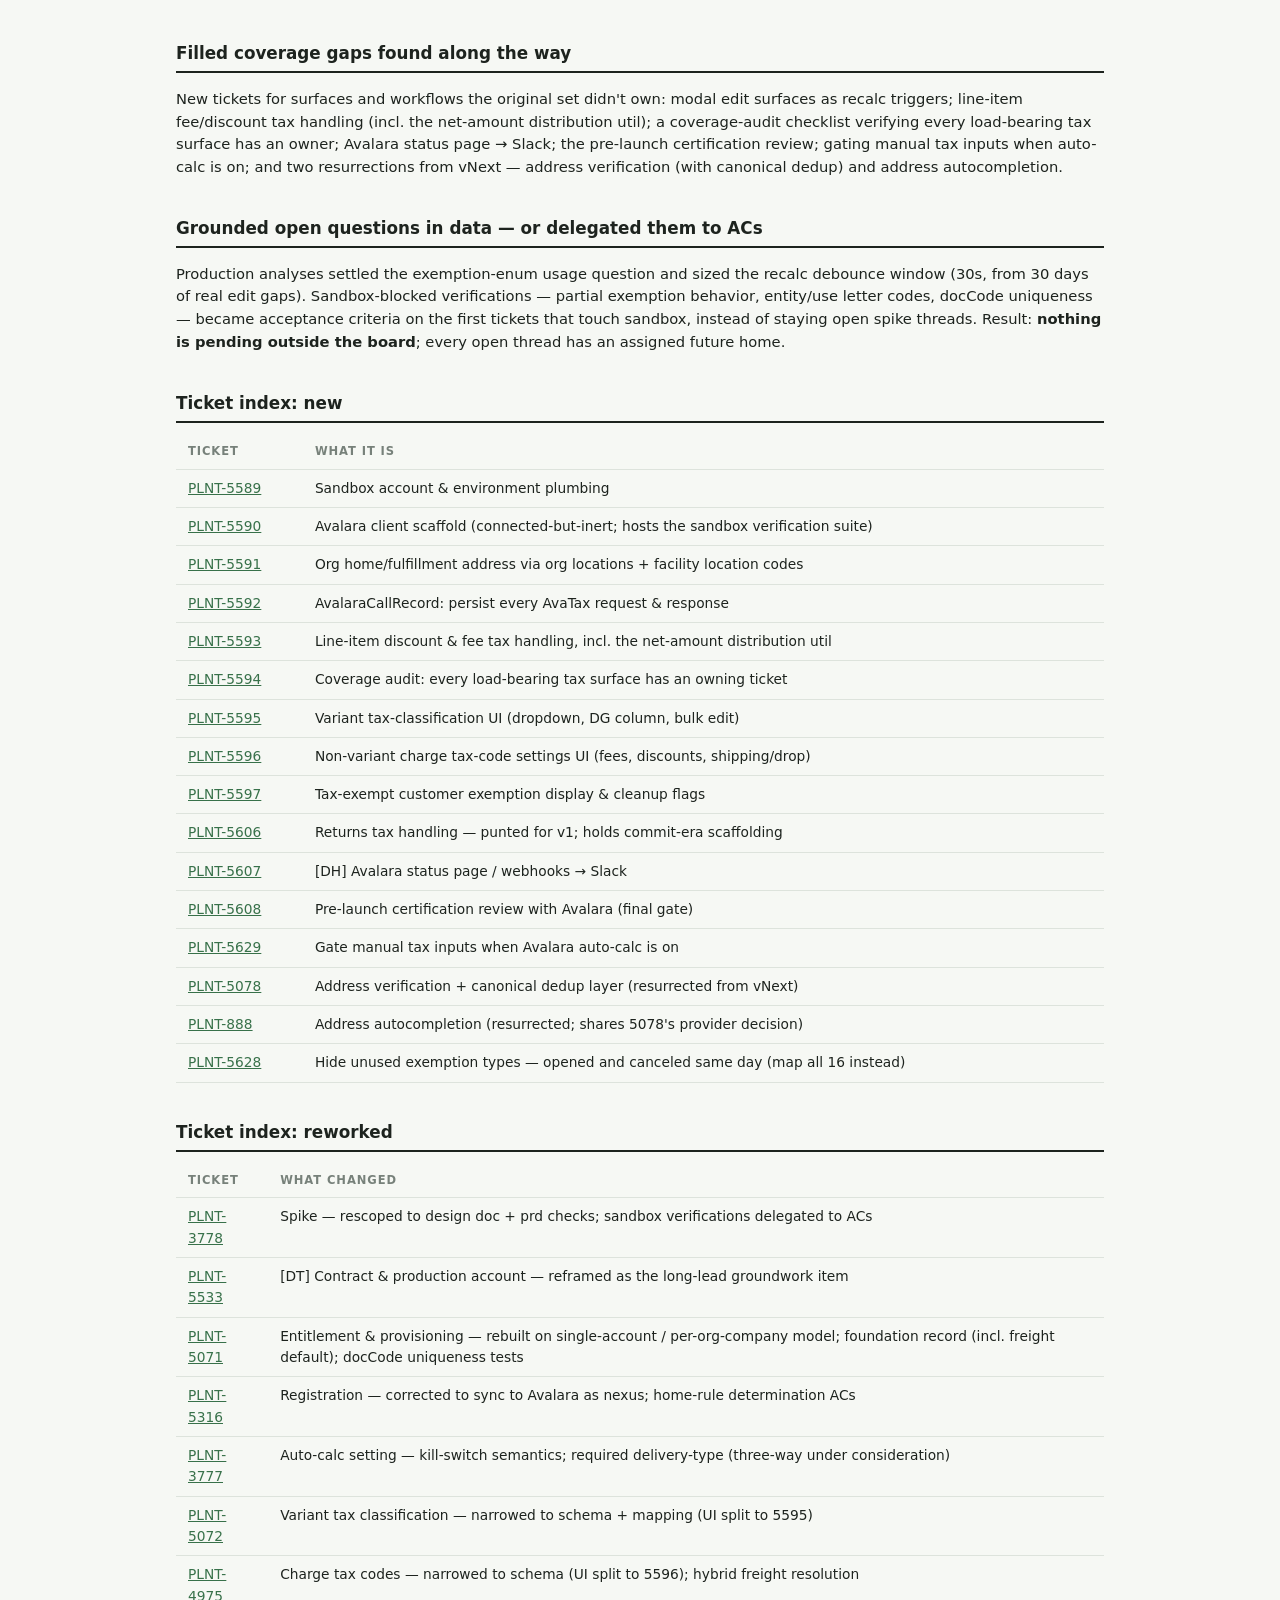
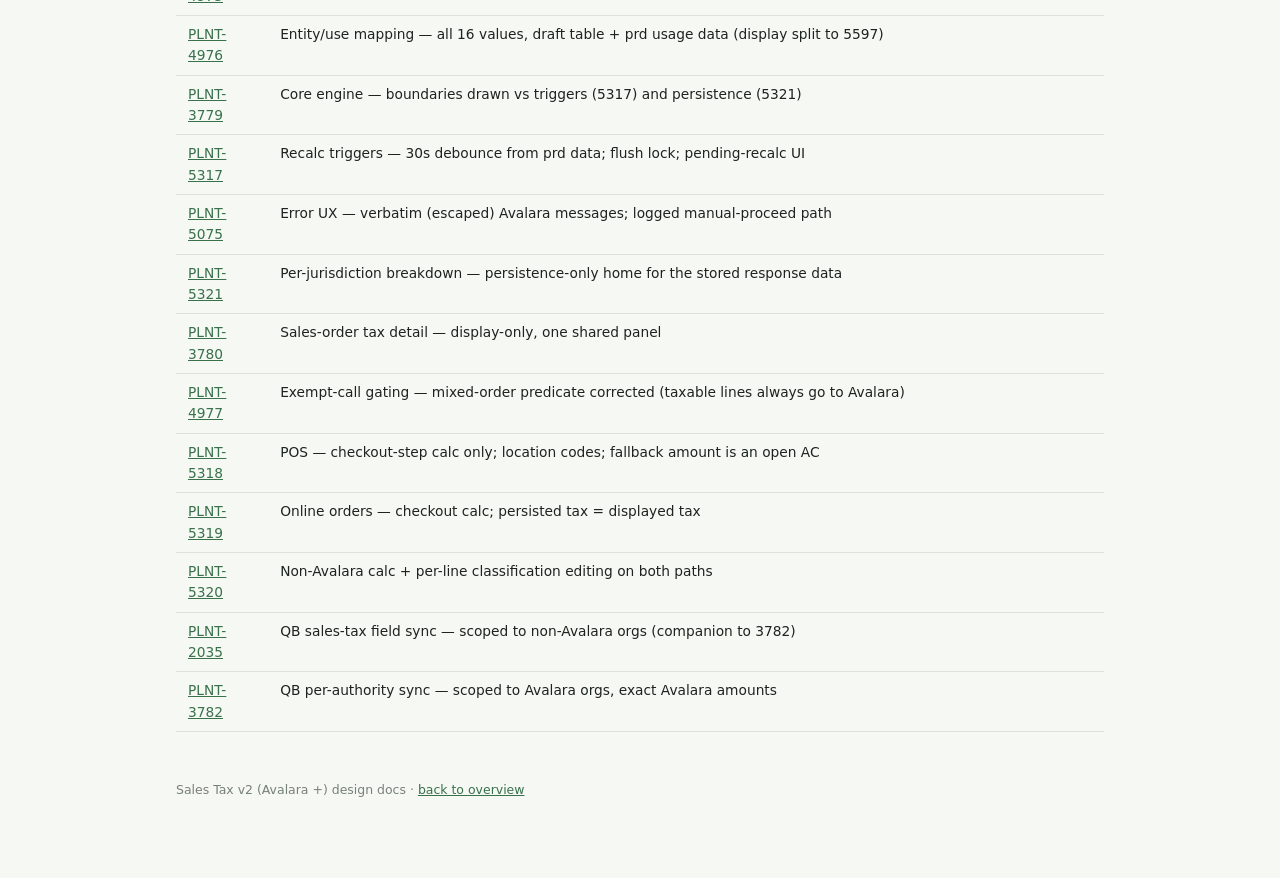
<file: avalara-design/plan-changes.html>
<!doctype html>
<html lang="en">
  <head>
    <meta charset="utf-8" />
    <meta name="viewport" content="width=device-width, initial-scale=1" />
    <title>Avalara Sales Tax — What Changed in the Plan</title>
    <link rel="stylesheet" href="./style.css" />
  </head>
  <body>
    <div class="wrap">
      <a class="backlink" href="./index.html">← Design overview</a>
      <p class="eyebrow">Plantiful · Sales Tax v2 (Avalara +)</p>
      <h1>What changed in the plan</h1>
      <p class="standfirst">
        The 2026-08-03/04 rework, at a high level: how today's board differs from the original ~19-ticket
        export. The item-by-item record is the "Plan rework changelog" document on the Linear project; this
        page is the shape of it.
      </p>

      <div class="exec">
        <p class="t">Executive summary</p>
        <p>
          Plantiful is integrating Avalara AvaTax so organizations get automatic, address-accurate US sales
          tax on every order surface — a repeated sales blocker (5–6 prospects, at least one lost) and a
          prerequisite for retail/POS customers. <strong>v1 uses Avalara as a calculator only</strong>:
          estimate-type calls at ~1/10 the committed-transaction cost, nothing recorded with tax
          authorities, filing stays the org's own process. One Plantiful Avalara account; each org gets its
          own Avalara company, provisioned automatically when we enable their entitlement.
        </p>
        <p>
          The rework turned ~19 loosely ordered tickets into ~30 across six dependency-ordered milestones,
          settled the load-bearing design decisions through a full docs crawl, an Avalara kickoff, and
          production-data analysis, and deferred returns + committed transactions to a later phase. Cost is
          controlled by entitlement gating, pre-call checks, and a data-sized debounce (orders average ~3.5
          tax-affecting edits, inside Avalara's expected call budget). Longest lead item: the signed
          contract and production account, human-gated by an Avalara implementation coordinator — schema and
          data-model work proceeds in parallel with no Avalara dependency.
          <strong>Every open question now lives as an acceptance criterion on an owned ticket</strong> —
          nothing is pending outside the board.
        </p>
      </div>

      <h2>Structure: phases → six named milestones</h2>
      <p>
        The original set was loosely grouped and partly ordered by when each idea arrived. It's now six
        milestones — <strong>0 Groundwork · 1a Org onboarding · 1b Data model · 2 Configuration UI ·
        3 Calculation · 4 QB sync</strong> — with a deliberate parallelism insight: 1a and 1b run
        side-by-side because 1b has <em>zero</em> Avalara API dependency (schema work starts before sandbox
        access exists), and each milestone-2 UI ticket blocks on its 1b backend half. A dependency-ordered
        working sequence lives in the Linear project description; blocked-by relations encode the hard
        edges.
      </p>

      <h2>Added the missing engineering substrate</h2>
      <p>
        The original set jumped straight to features. The rework added the groundwork tier nothing else can
        run without: contract + production account, sandbox + environment plumbing, a connected-but-inert
        client scaffold, the <code>AvalaraCallRecord</code> persistence model, and the org ↔ Avalara
        foundation record carrying entitlement, company provisioning, and org-level defaults — all rebuilt
        around the single-Plantiful-account / one-company-per-organization model.
      </p>

      <h2>Broke tickets apart along system seams</h2>
      <ul>
        <li>
          <strong>Backend ↔ UI splits</strong>: variant tax-classification schema vs its catalog-admin UI;
          non-variant charge codes vs the settings UI; exemption mapping vs the customer-facing display.
        </li>
        <li>
          <strong>Boundary clarifications</strong> between overlapping tickets: one ticket owns the
          calculation engine, another owns <em>when</em> it fires (triggers + debounce), the sales-order
          ticket became display-only, and breakdown persistence stands alone.
        </li>
      </ul>

      <h2>Corrected assumptions with research</h2>
      <p>
        A full developer-docs crawl plus the Avalara kickoff invalidated several original premises. The big
        one: <strong>nexus</strong> — registration config cannot stay Plantiful-only (no declared nexus ⇒ $0
        tax everywhere), so registration became a sync-to-Avalara ticket. Also established: lookups bill at
        ~1/10 rate (not free); no <code>NT</code> short-circuit; net line amounts with discounts/credits
        pre-applied; partial exemption confirmed as header + per-line mechanism; calculator-only v1 via the
        unrecorded <code>SalesOrder</code> doc type.
      </p>

      <h2>Scope decisions that shrank v1</h2>
      <ul>
        <li>
          <strong>Returns punted entirely</strong> — v1 is estimates-only, so the returns ticket became
          commit-era scaffolding, taking void handling, replay, and idempotency out of v1 scope.
        </li>
        <li>Committed transactions isolated in a vNext ticket; v1 never records anything in Avalara.</li>
        <li>
          The <strong>fully-paid boundary</strong> eliminated the post-paid-credit recalc case: a fully paid
          invoice can't receive new credits, so money-back is always a return/refund flow.
        </li>
        <li>Home-rule jurisdiction specifics deferred into the registration ticket's determination ACs.</li>
      </ul>

      <h2>Filled coverage gaps found along the way</h2>
      <p>
        New tickets for surfaces and workflows the original set didn't own: modal edit surfaces as recalc
        triggers; line-item fee/discount tax handling (incl. the net-amount distribution util); a
        coverage-audit checklist verifying every load-bearing tax surface has an owner; Avalara status page
        → Slack; the pre-launch certification review; gating manual tax inputs when auto-calc is on; and two
        resurrections from vNext — address verification (with canonical dedup) and address autocompletion.
      </p>

      <h2>Grounded open questions in data — or delegated them to ACs</h2>
      <p>
        Production analyses settled the exemption-enum usage question and sized the recalc debounce window
        (30s, from 30 days of real edit gaps). Sandbox-blocked verifications — partial exemption behavior,
        entity/use letter codes, docCode uniqueness — became acceptance criteria on the first tickets that
        touch sandbox, instead of staying open spike threads. Result: <strong>nothing is pending outside
        the board</strong>; every open thread has an assigned future home.
      </p>

      <h2>Ticket index: new</h2>
      <div class="scroll">
        <table>
          <tr>
            <th>Ticket</th>
            <th>What it is</th>
          </tr>
          <tr>
            <td><a href="https://linear.app/plantiful/issue/PLNT-5589">PLNT-5589</a></td>
            <td>Sandbox account &amp; environment plumbing</td>
          </tr>
          <tr>
            <td><a href="https://linear.app/plantiful/issue/PLNT-5590">PLNT-5590</a></td>
            <td>Avalara client scaffold (connected-but-inert; hosts the sandbox verification suite)</td>
          </tr>
          <tr>
            <td><a href="https://linear.app/plantiful/issue/PLNT-5591">PLNT-5591</a></td>
            <td>Org home/fulfillment address via org locations + facility location codes</td>
          </tr>
          <tr>
            <td><a href="https://linear.app/plantiful/issue/PLNT-5592">PLNT-5592</a></td>
            <td>AvalaraCallRecord: persist every AvaTax request &amp; response</td>
          </tr>
          <tr>
            <td><a href="https://linear.app/plantiful/issue/PLNT-5593">PLNT-5593</a></td>
            <td>Line-item discount &amp; fee tax handling, incl. the net-amount distribution util</td>
          </tr>
          <tr>
            <td><a href="https://linear.app/plantiful/issue/PLNT-5594">PLNT-5594</a></td>
            <td>Coverage audit: every load-bearing tax surface has an owning ticket</td>
          </tr>
          <tr>
            <td><a href="https://linear.app/plantiful/issue/PLNT-5595">PLNT-5595</a></td>
            <td>Variant tax-classification UI (dropdown, DG column, bulk edit)</td>
          </tr>
          <tr>
            <td><a href="https://linear.app/plantiful/issue/PLNT-5596">PLNT-5596</a></td>
            <td>Non-variant charge tax-code settings UI (fees, discounts, shipping/drop)</td>
          </tr>
          <tr>
            <td><a href="https://linear.app/plantiful/issue/PLNT-5597">PLNT-5597</a></td>
            <td>Tax-exempt customer exemption display &amp; cleanup flags</td>
          </tr>
          <tr>
            <td><a href="https://linear.app/plantiful/issue/PLNT-5606">PLNT-5606</a></td>
            <td>Returns tax handling — punted for v1; holds commit-era scaffolding</td>
          </tr>
          <tr>
            <td><a href="https://linear.app/plantiful/issue/PLNT-5607">PLNT-5607</a></td>
            <td>[DH] Avalara status page / webhooks → Slack</td>
          </tr>
          <tr>
            <td><a href="https://linear.app/plantiful/issue/PLNT-5608">PLNT-5608</a></td>
            <td>Pre-launch certification review with Avalara (final gate)</td>
          </tr>
          <tr>
            <td><a href="https://linear.app/plantiful/issue/PLNT-5629">PLNT-5629</a></td>
            <td>Gate manual tax inputs when Avalara auto-calc is on</td>
          </tr>
          <tr>
            <td><a href="https://linear.app/plantiful/issue/PLNT-5078">PLNT-5078</a></td>
            <td>Address verification + canonical dedup layer (resurrected from vNext)</td>
          </tr>
          <tr>
            <td><a href="https://linear.app/plantiful/issue/PLNT-888">PLNT-888</a></td>
            <td>Address autocompletion (resurrected; shares 5078's provider decision)</td>
          </tr>
          <tr>
            <td><a href="https://linear.app/plantiful/issue/PLNT-5628">PLNT-5628</a></td>
            <td>Hide unused exemption types — opened and canceled same day (map all 16 instead)</td>
          </tr>
        </table>
      </div>

      <h2>Ticket index: reworked</h2>
      <div class="scroll">
        <table>
          <tr>
            <th>Ticket</th>
            <th>What changed</th>
          </tr>
          <tr>
            <td><a href="https://linear.app/plantiful/issue/PLNT-3778">PLNT-3778</a></td>
            <td>Spike — rescoped to design doc + prd checks; sandbox verifications delegated to ACs</td>
          </tr>
          <tr>
            <td><a href="https://linear.app/plantiful/issue/PLNT-5533">PLNT-5533</a></td>
            <td>[DT] Contract &amp; production account — reframed as the long-lead groundwork item</td>
          </tr>
          <tr>
            <td><a href="https://linear.app/plantiful/issue/PLNT-5071">PLNT-5071</a></td>
            <td>
              Entitlement &amp; provisioning — rebuilt on single-account / per-org-company model; foundation
              record (incl. freight default); docCode uniqueness tests
            </td>
          </tr>
          <tr>
            <td><a href="https://linear.app/plantiful/issue/PLNT-5316">PLNT-5316</a></td>
            <td>Registration — corrected to sync to Avalara as nexus; home-rule determination ACs</td>
          </tr>
          <tr>
            <td><a href="https://linear.app/plantiful/issue/PLNT-3777">PLNT-3777</a></td>
            <td>Auto-calc setting — kill-switch semantics; required delivery-type (three-way under consideration)</td>
          </tr>
          <tr>
            <td><a href="https://linear.app/plantiful/issue/PLNT-5072">PLNT-5072</a></td>
            <td>Variant tax classification — narrowed to schema + mapping (UI split to 5595)</td>
          </tr>
          <tr>
            <td><a href="https://linear.app/plantiful/issue/PLNT-4975">PLNT-4975</a></td>
            <td>Charge tax codes — narrowed to schema (UI split to 5596); hybrid freight resolution</td>
          </tr>
          <tr>
            <td><a href="https://linear.app/plantiful/issue/PLNT-4976">PLNT-4976</a></td>
            <td>Entity/use mapping — all 16 values, draft table + prd usage data (display split to 5597)</td>
          </tr>
          <tr>
            <td><a href="https://linear.app/plantiful/issue/PLNT-3779">PLNT-3779</a></td>
            <td>Core engine — boundaries drawn vs triggers (5317) and persistence (5321)</td>
          </tr>
          <tr>
            <td><a href="https://linear.app/plantiful/issue/PLNT-5317">PLNT-5317</a></td>
            <td>Recalc triggers — 30s debounce from prd data; flush lock; pending-recalc UI</td>
          </tr>
          <tr>
            <td><a href="https://linear.app/plantiful/issue/PLNT-5075">PLNT-5075</a></td>
            <td>Error UX — verbatim (escaped) Avalara messages; logged manual-proceed path</td>
          </tr>
          <tr>
            <td><a href="https://linear.app/plantiful/issue/PLNT-5321">PLNT-5321</a></td>
            <td>Per-jurisdiction breakdown — persistence-only home for the stored response data</td>
          </tr>
          <tr>
            <td><a href="https://linear.app/plantiful/issue/PLNT-3780">PLNT-3780</a></td>
            <td>Sales-order tax detail — display-only, one shared panel</td>
          </tr>
          <tr>
            <td><a href="https://linear.app/plantiful/issue/PLNT-4977">PLNT-4977</a></td>
            <td>Exempt-call gating — mixed-order predicate corrected (taxable lines always go to Avalara)</td>
          </tr>
          <tr>
            <td><a href="https://linear.app/plantiful/issue/PLNT-5318">PLNT-5318</a></td>
            <td>POS — checkout-step calc only; location codes; fallback amount is an open AC</td>
          </tr>
          <tr>
            <td><a href="https://linear.app/plantiful/issue/PLNT-5319">PLNT-5319</a></td>
            <td>Online orders — checkout calc; persisted tax = displayed tax</td>
          </tr>
          <tr>
            <td><a href="https://linear.app/plantiful/issue/PLNT-5320">PLNT-5320</a></td>
            <td>Non-Avalara calc + per-line classification editing on both paths</td>
          </tr>
          <tr>
            <td><a href="https://linear.app/plantiful/issue/PLNT-2035">PLNT-2035</a></td>
            <td>QB sales-tax field sync — scoped to non-Avalara orgs (companion to 3782)</td>
          </tr>
          <tr>
            <td><a href="https://linear.app/plantiful/issue/PLNT-3782">PLNT-3782</a></td>
            <td>QB per-authority sync — scoped to Avalara orgs, exact Avalara amounts</td>
          </tr>
        </table>
      </div>

      <footer>Sales Tax v2 (Avalara +) design docs · <a href="./index.html">back to overview</a></footer>
    </div>
  </body>
</html>
</file>
<file: avalara-design/style.css>
:root {
  --ground: #f6f8f4;
  --panel: #ffffff;
  --ink: #1d231e;
  --ink-soft: #4e5850;
  --ink-faint: #77817a;
  --line: #dde3dc;
  --accent: #38714a;
  --accent-soft: #e3ede4;
  --warn: #b25a17;
  --warn-soft: #f6e8db;
  --mono-bg: #eef2ec;
}
@media (prefers-color-scheme: dark) {
  :root {
    --ground: #141815;
    --panel: #1b211c;
    --ink: #e4eae2;
    --ink-soft: #a8b2a9;
    --ink-faint: #79847b;
    --line: #2c352d;
    --accent: #6fae83;
    --accent-soft: #23331f;
    --warn: #d98b4a;
    --warn-soft: #3a2a1a;
    --mono-bg: #232b24;
  }
}
* {
  box-sizing: border-box;
}
body {
  margin: 0;
  background: var(--ground);
  padding: 3rem 1.25rem 5rem;
  color: var(--ink);
  line-height: 1.55;
  font-family: "Avenir Next", "Segoe UI", system-ui, sans-serif;
}
.wrap {
  margin: 0 auto;
  max-width: 58rem;
}
.eyebrow {
  margin: 0 0 0.5rem;
  color: var(--accent);
  font-weight: 600;
  font-size: 0.72rem;
  letter-spacing: 0.14em;
  text-transform: uppercase;
}
h1 {
  margin: 0 0 0.6rem;
  font-weight: 700;
  font-size: 1.8rem;
  letter-spacing: -0.01em;
  text-wrap: balance;
}
.standfirst {
  margin: 0 0 2rem;
  max-width: 44rem;
  color: var(--ink-soft);
}
h2 {
  margin: 2.25rem 0 0.75rem;
  border-bottom: 2px solid var(--ink);
  padding-bottom: 0.3rem;
  font-weight: 700;
  font-size: 1.05rem;
}
h3 {
  margin: 1.6rem 0 0.5rem;
  font-weight: 700;
  font-size: 0.95rem;
}
p,
ul,
ol {
  font-size: 0.92rem;
}
ul,
ol {
  padding-left: 1.3rem;
}
li {
  margin-bottom: 0.35rem;
}
a {
  color: var(--accent);
}
code {
  border-radius: 3px;
  background: var(--mono-bg);
  padding: 0.05rem 0.3rem;
  font-size: 0.85em;
  font-family: "SF Mono", ui-monospace, Menlo, monospace;
}
pre {
  overflow-x: auto;
  border: 1px solid var(--line);
  border-radius: 6px;
  background: var(--mono-bg);
  padding: 0.9rem 1.1rem;
  font-size: 0.82rem;
  line-height: 1.5;
}
pre code {
  background: none;
  padding: 0;
  font-size: inherit;
}
blockquote {
  margin: 1.2rem 0;
  border: 1px solid var(--warn);
  border-left-width: 4px;
  border-radius: 6px;
  background: var(--warn-soft);
  padding: 0.8rem 1.1rem;
  font-size: 0.9rem;
}
blockquote p {
  margin: 0;
}
table {
  border-collapse: collapse;
  width: 100%;
  font-size: 0.86rem;
}
th,
td {
  vertical-align: top;
  border-bottom: 1px solid var(--line);
  padding: 0.5rem 0.75rem;
  text-align: left;
}
th {
  color: var(--ink-faint);
  font-size: 0.72rem;
  letter-spacing: 0.08em;
  text-transform: uppercase;
}
.scroll {
  overflow-x: auto;
}
.backlink {
  display: inline-block;
  margin: 0 0 1.5rem;
  color: var(--accent);
  font-size: 0.85rem;
  font-weight: 600;
  text-decoration: none;
}
.backlink:hover {
  text-decoration: underline;
}
.docs {
  display: grid;
  grid-template-columns: repeat(auto-fit, minmax(15rem, 1fr));
  gap: 0.9rem;
}
a.doc-card {
  display: block;
  border: 1px solid var(--line);
  border-radius: 6px;
  background: var(--panel);
  padding: 0.9rem 1.1rem;
  color: var(--ink);
  text-decoration: none;
}
a.doc-card:hover {
  border-color: var(--accent);
}
a.doc-card .t {
  margin: 0 0 0.25rem;
  color: var(--accent);
  font-weight: 700;
  font-size: 0.95rem;
}
a.doc-card .d {
  margin: 0;
  color: var(--ink-soft);
  font-size: 0.83rem;
}
.flow {
  display: flex;
  flex-wrap: wrap;
  align-items: center;
  gap: 0.4rem;
  border: 1px solid var(--line);
  border-radius: 6px;
  background: var(--panel);
  padding: 1rem 1.1rem;
  font-size: 0.85rem;
}
.flow .step {
  border-radius: 4px;
  background: var(--accent-soft);
  padding: 0.3rem 0.6rem;
  color: var(--accent);
  font-weight: 600;
  white-space: nowrap;
}
.flow .arr {
  color: var(--ink-faint);
}
ul.decisions {
  margin: 0;
  padding: 0;
  list-style: none;
}
ul.decisions li {
  position: relative;
  border-bottom: 1px solid var(--line);
  padding: 0.55rem 0 0.55rem 1.6rem;
  font-size: 0.9rem;
}
ul.decisions li::before {
  position: absolute;
  left: 0.2rem;
  content: "✓";
  color: var(--accent);
  font-weight: 700;
}
ul.decisions li strong {
  color: var(--ink);
}
ul.decisions li .why {
  color: var(--ink-soft);
}
.pending {
  border: 1px solid var(--warn);
  border-radius: 6px;
  background: var(--warn-soft);
  padding: 0.9rem 1.1rem;
  font-size: 0.86rem;
}
.pending .t {
  margin: 0 0 0.4rem;
  color: var(--warn);
  font-weight: 700;
  font-size: 0.8rem;
  letter-spacing: 0.08em;
  text-transform: uppercase;
}
.pending ul + .t {
  margin-top: 0.8rem;
}
.pending ul {
  margin: 0;
  padding-left: 1.1rem;
  color: var(--ink-soft);
}
.pending li {
  margin-bottom: 0.3rem;
}
footer {
  margin-top: 3rem;
  color: var(--ink-faint);
  font-size: 0.78rem;
}
.exec {
  margin: 1.2rem 0 0.5rem;
  border: 1px solid var(--accent);
  border-left-width: 4px;
  border-radius: 6px;
  background: var(--accent-soft);
  padding: 1rem 1.2rem;
}
.exec .t {
  margin: 0 0 0.5rem;
  color: var(--accent);
  font-weight: 700;
  font-size: 0.8rem;
  letter-spacing: 0.08em;
  text-transform: uppercase;
}
.exec p {
  margin: 0 0 0.6rem;
  font-size: 0.9rem;
}
.exec p:last-child {
  margin-bottom: 0;
}
.mock {
  margin: 1rem 0;
  border: 1px solid var(--line);
  border-radius: 6px;
  background: var(--panel);
  padding: 0.4rem 1.1rem;
}
.mock-row {
  display: flex;
  flex-wrap: wrap;
  align-items: center;
  gap: 0.6rem;
  border-bottom: 1px solid var(--line);
  padding: 0.65rem 0;
  font-size: 0.9rem;
}
.mock-row:last-child {
  border-bottom: none;
}
.mock-state {
  flex: 0 0 7.5rem;
  color: var(--ink-faint);
  font-size: 0.7rem;
  letter-spacing: 0.08em;
  text-transform: uppercase;
}
.mock-label {
  flex: 1 1 8rem;
}
.mock-value {
  font-variant-numeric: tabular-nums;
  font-weight: 600;
}
.mock-value.stale {
  color: var(--ink-faint);
  font-weight: 500;
}
.mock-value.stale::after {
  content: " *";
  color: var(--warn);
  font-weight: 700;
}
.mock-btn {
  display: inline-flex;
  align-items: center;
  gap: 0.3rem;
  cursor: default;
  border: 1px solid var(--accent);
  border-radius: 4px;
  background: var(--accent-soft);
  padding: 0.15rem 0.55rem;
  color: var(--accent);
  font-weight: 600;
  font-size: 0.78rem;
  white-space: nowrap;
}
.mock-spin {
  display: inline-block;
  animation: mock-rotate 1.2s linear infinite;
}
@keyframes mock-rotate {
  to {
    transform: rotate(360deg);
  }
}
.mock-caption {
  margin: 0;
  flex-basis: 100%;
  color: var(--ink-faint);
  font-size: 0.76rem;
}
</file>
